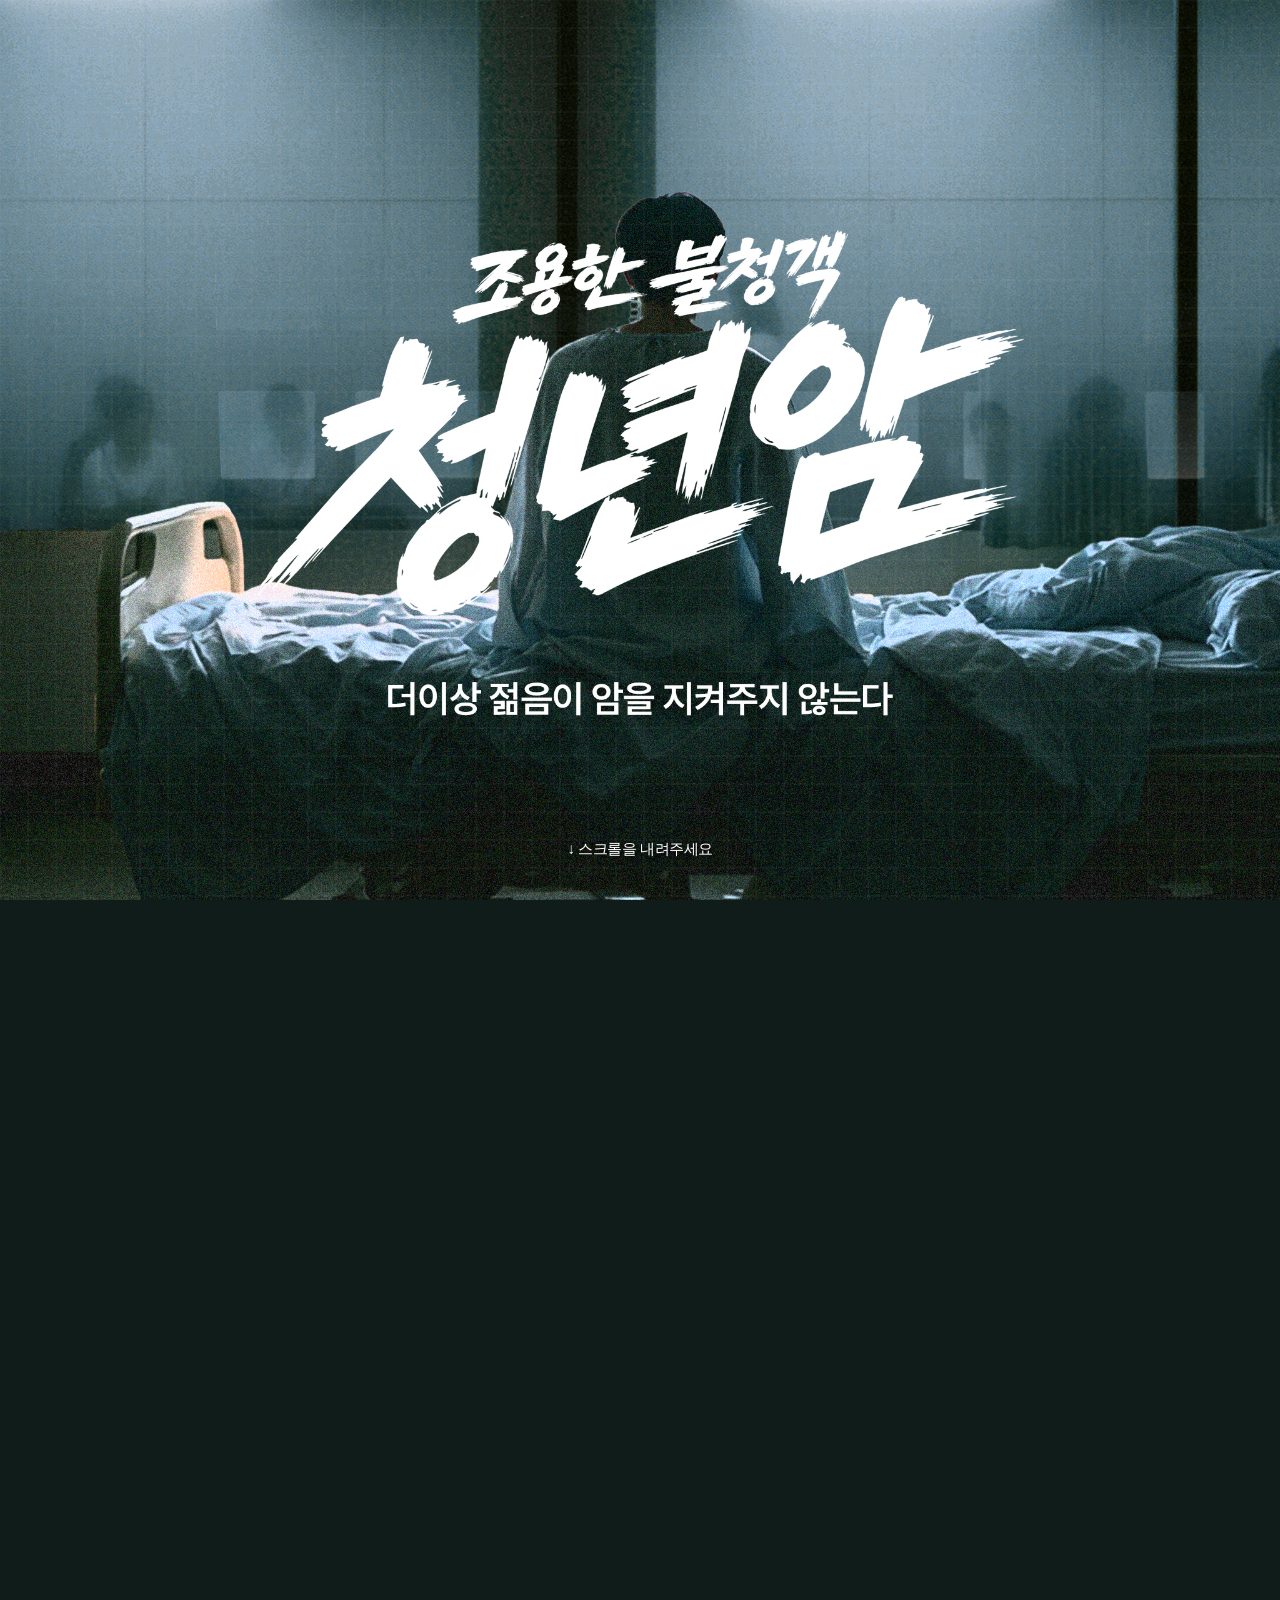
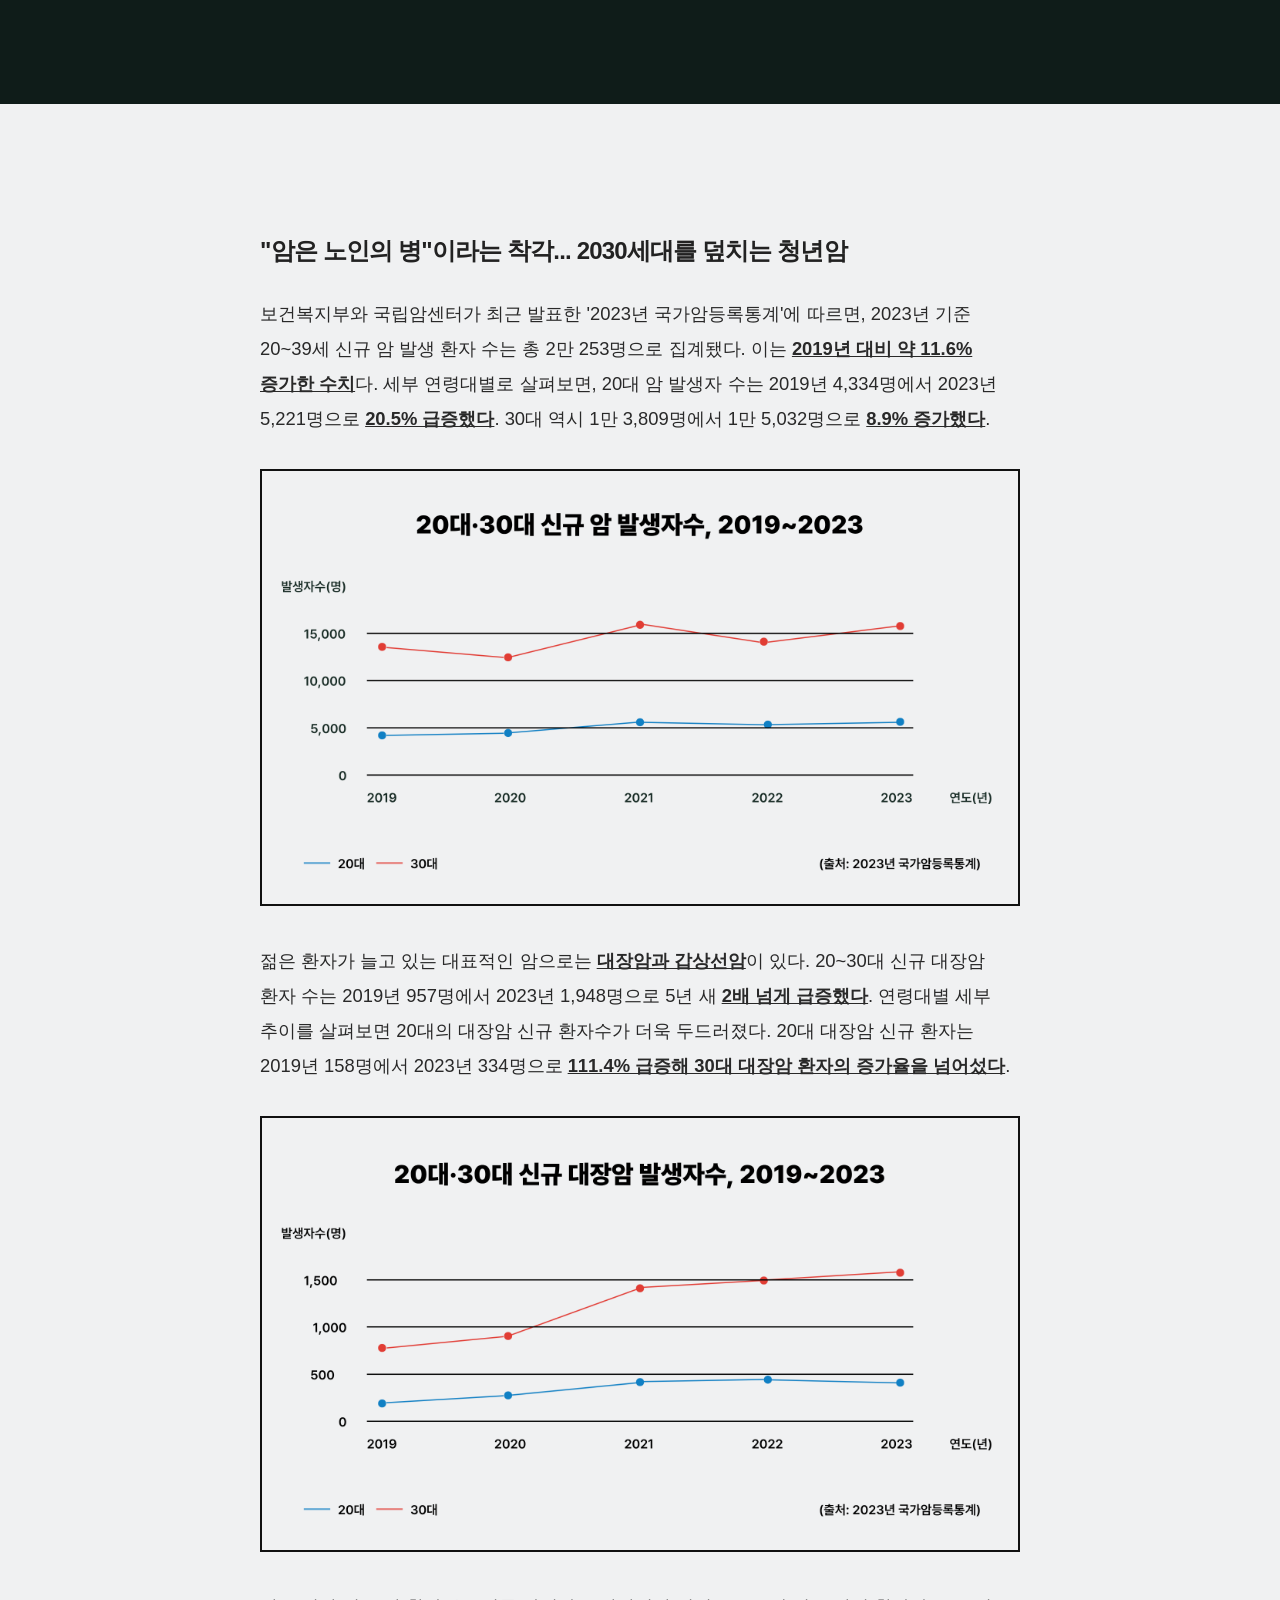
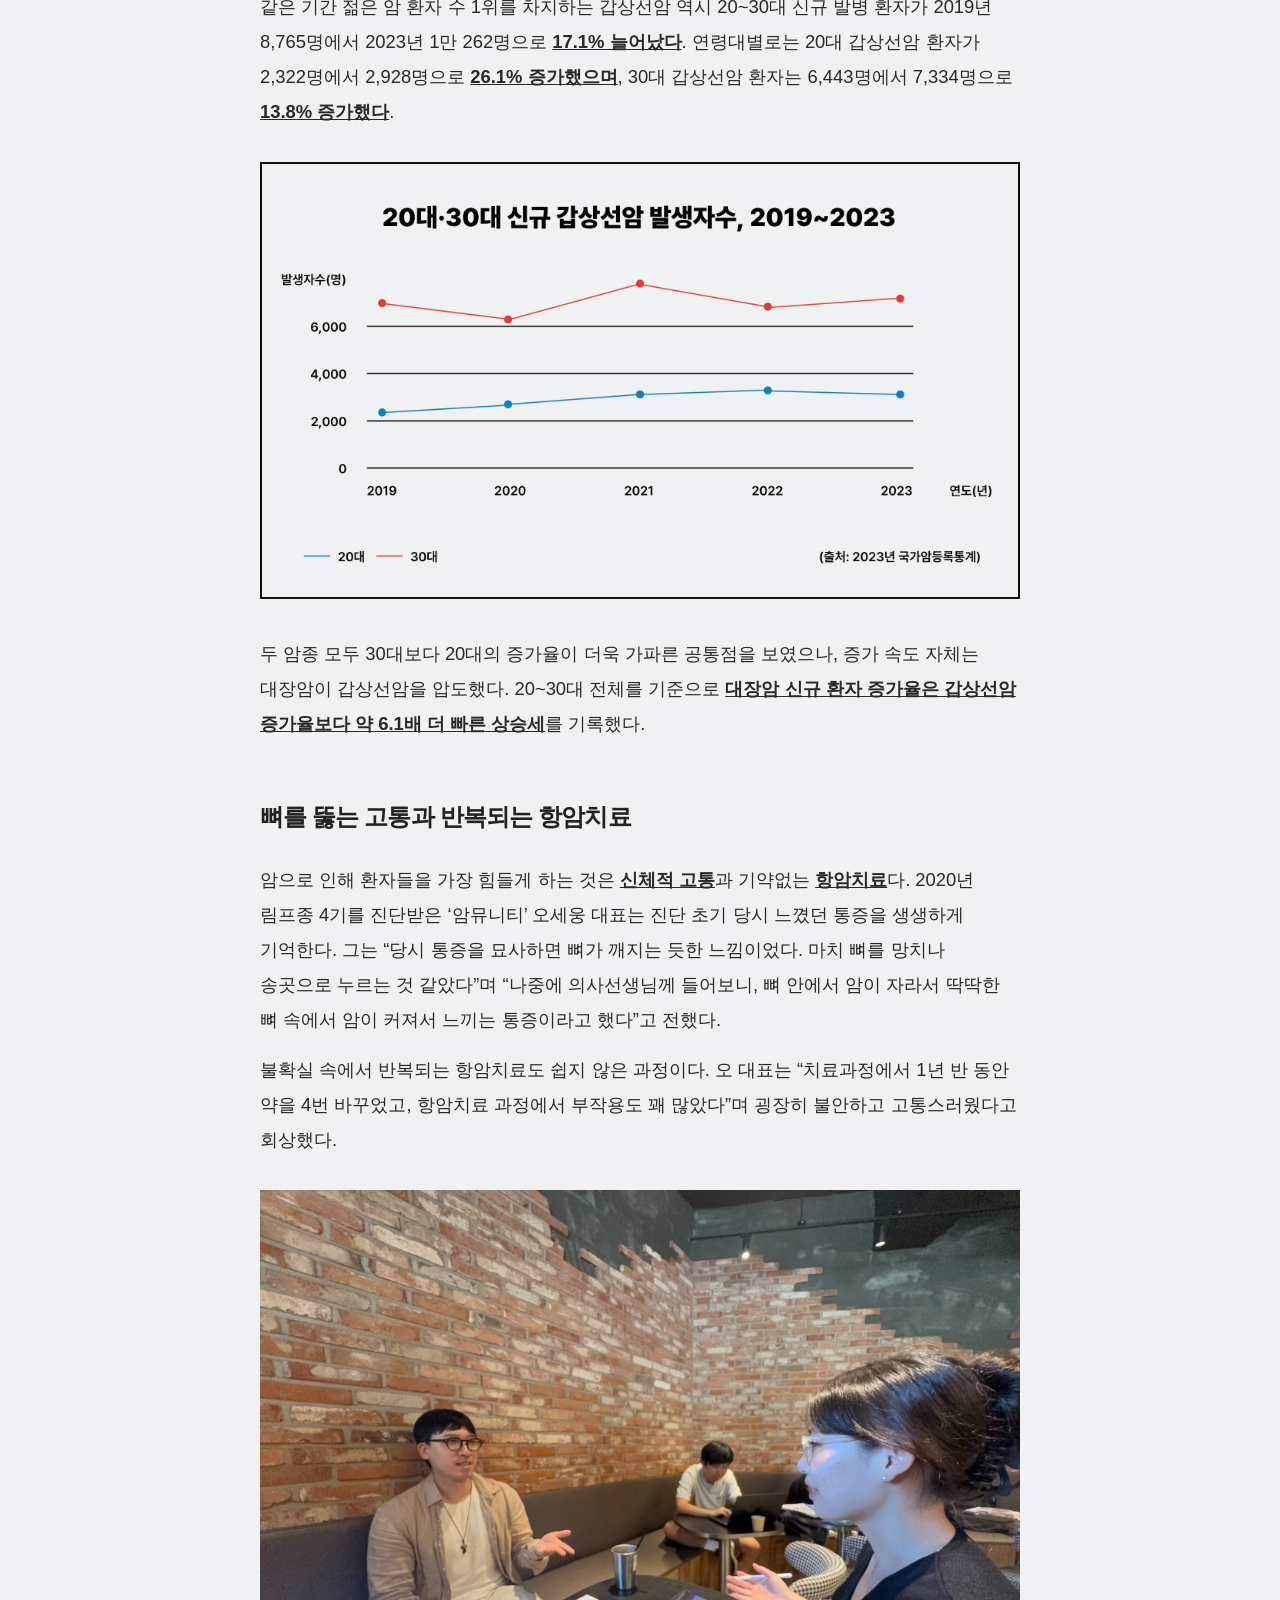
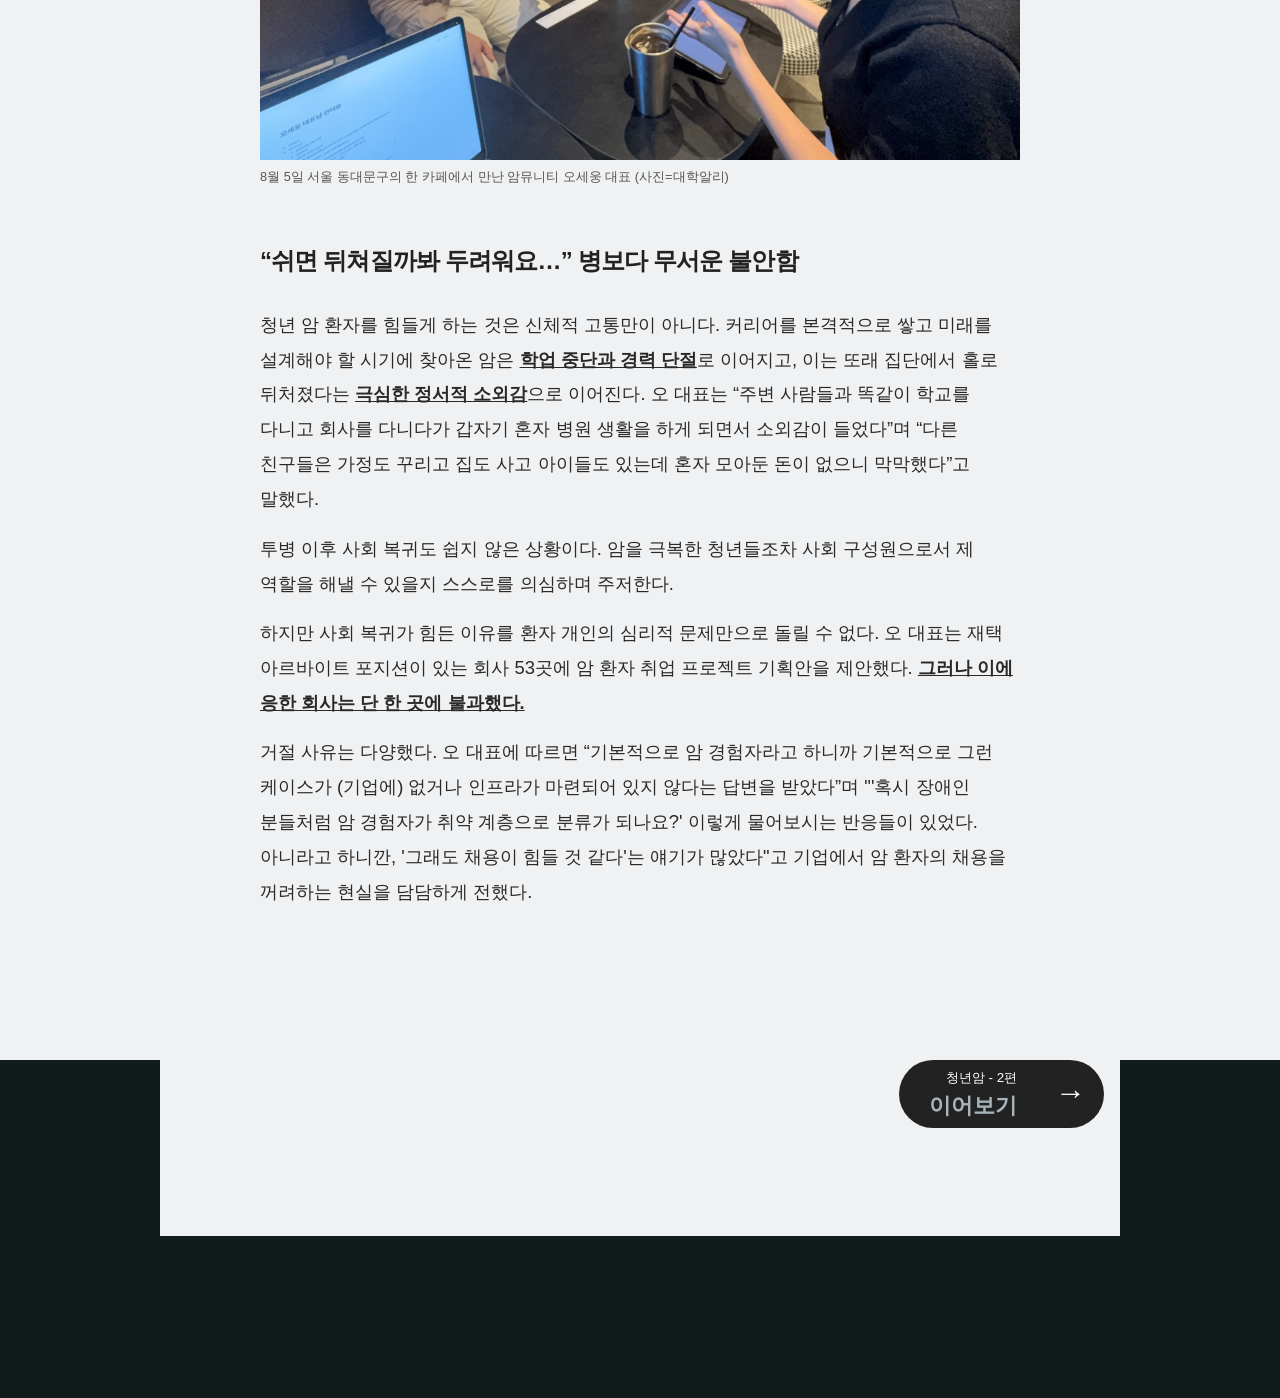
<file: index.html>
<!DOCTYPE html>
<html lang="ko">
<head>
  <meta charset="UTF-8" />
  <meta name="viewport" content="width=device-width, initial-scale=1.0" />
  <title>청년암 - 인터랙티브 기사</title>
  <link rel="stylesheet" href="./style.css" />
</head>
<body>
  <div class="bg-container">
    <img src="./cover.jpg" class="bg-layer bg-cover" id="bgCover" alt="표지 이미지" />
    <img src="./bg.jpg" class="bg-layer bg-main" id="bgMain" alt="본문 배경" />
    <canvas id="ecgCanvas"></canvas>
  </div>

  <main class="content-container">
    <section class="cover-section">
      <div class="scroll-arrow">↓ 스크롤을 내려주세요</div>
    </section>

    <section class="story-section" id="storySection"></section>

    <section class="spacer"></section>
  </main>

  <script src="./main.js"></script>
</body>
</html>
</file>
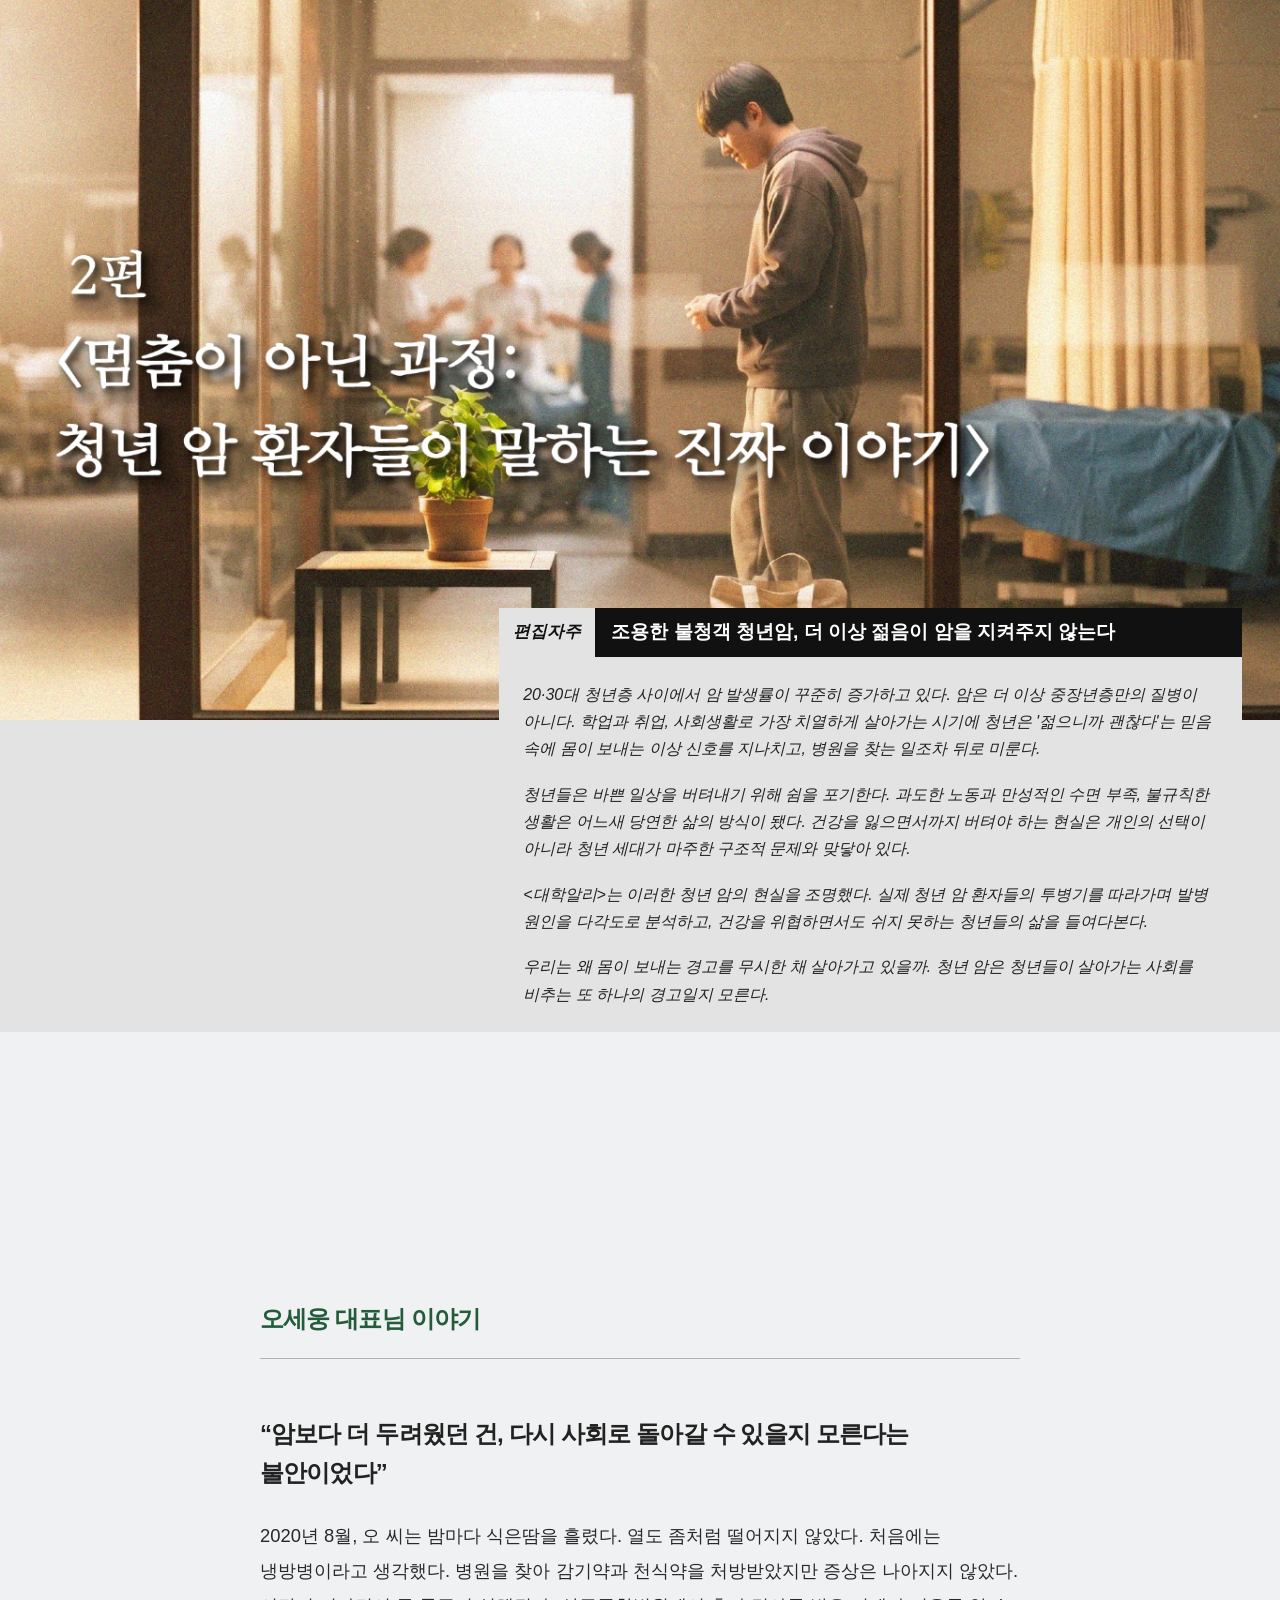
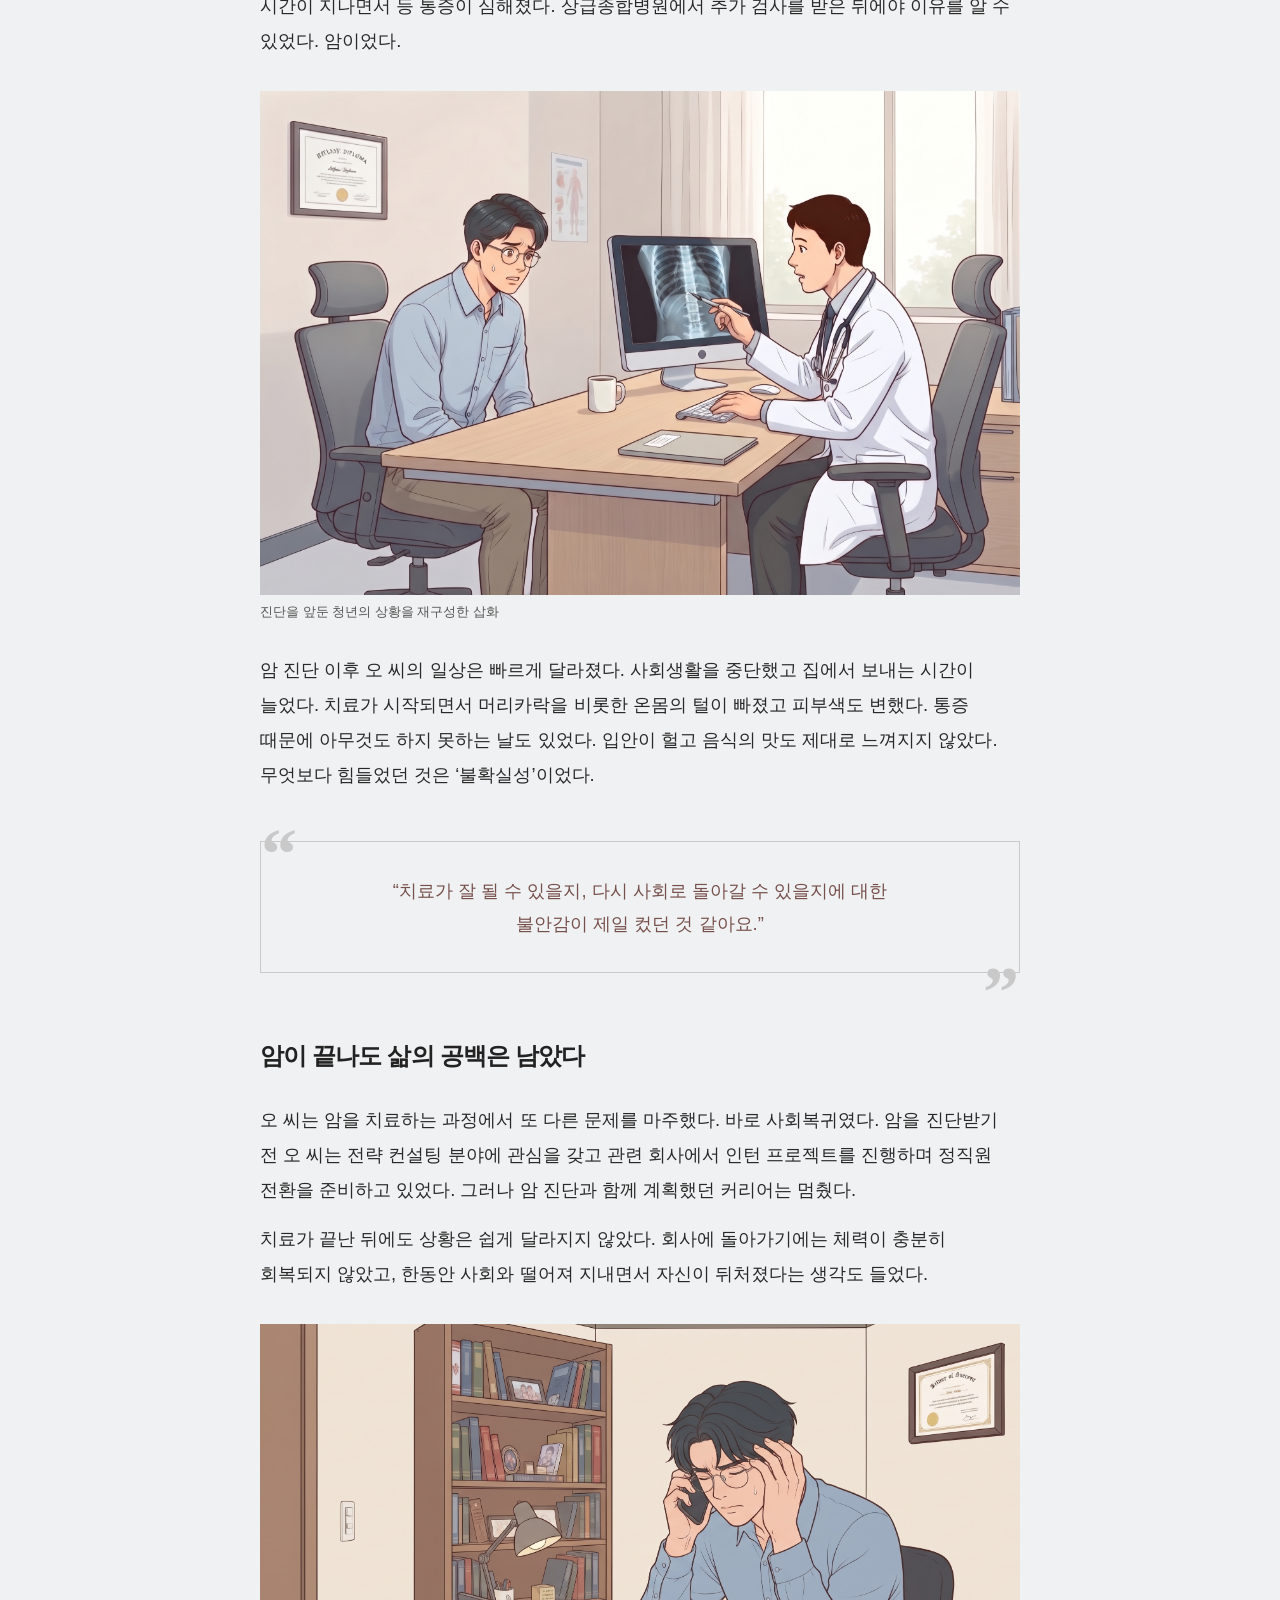
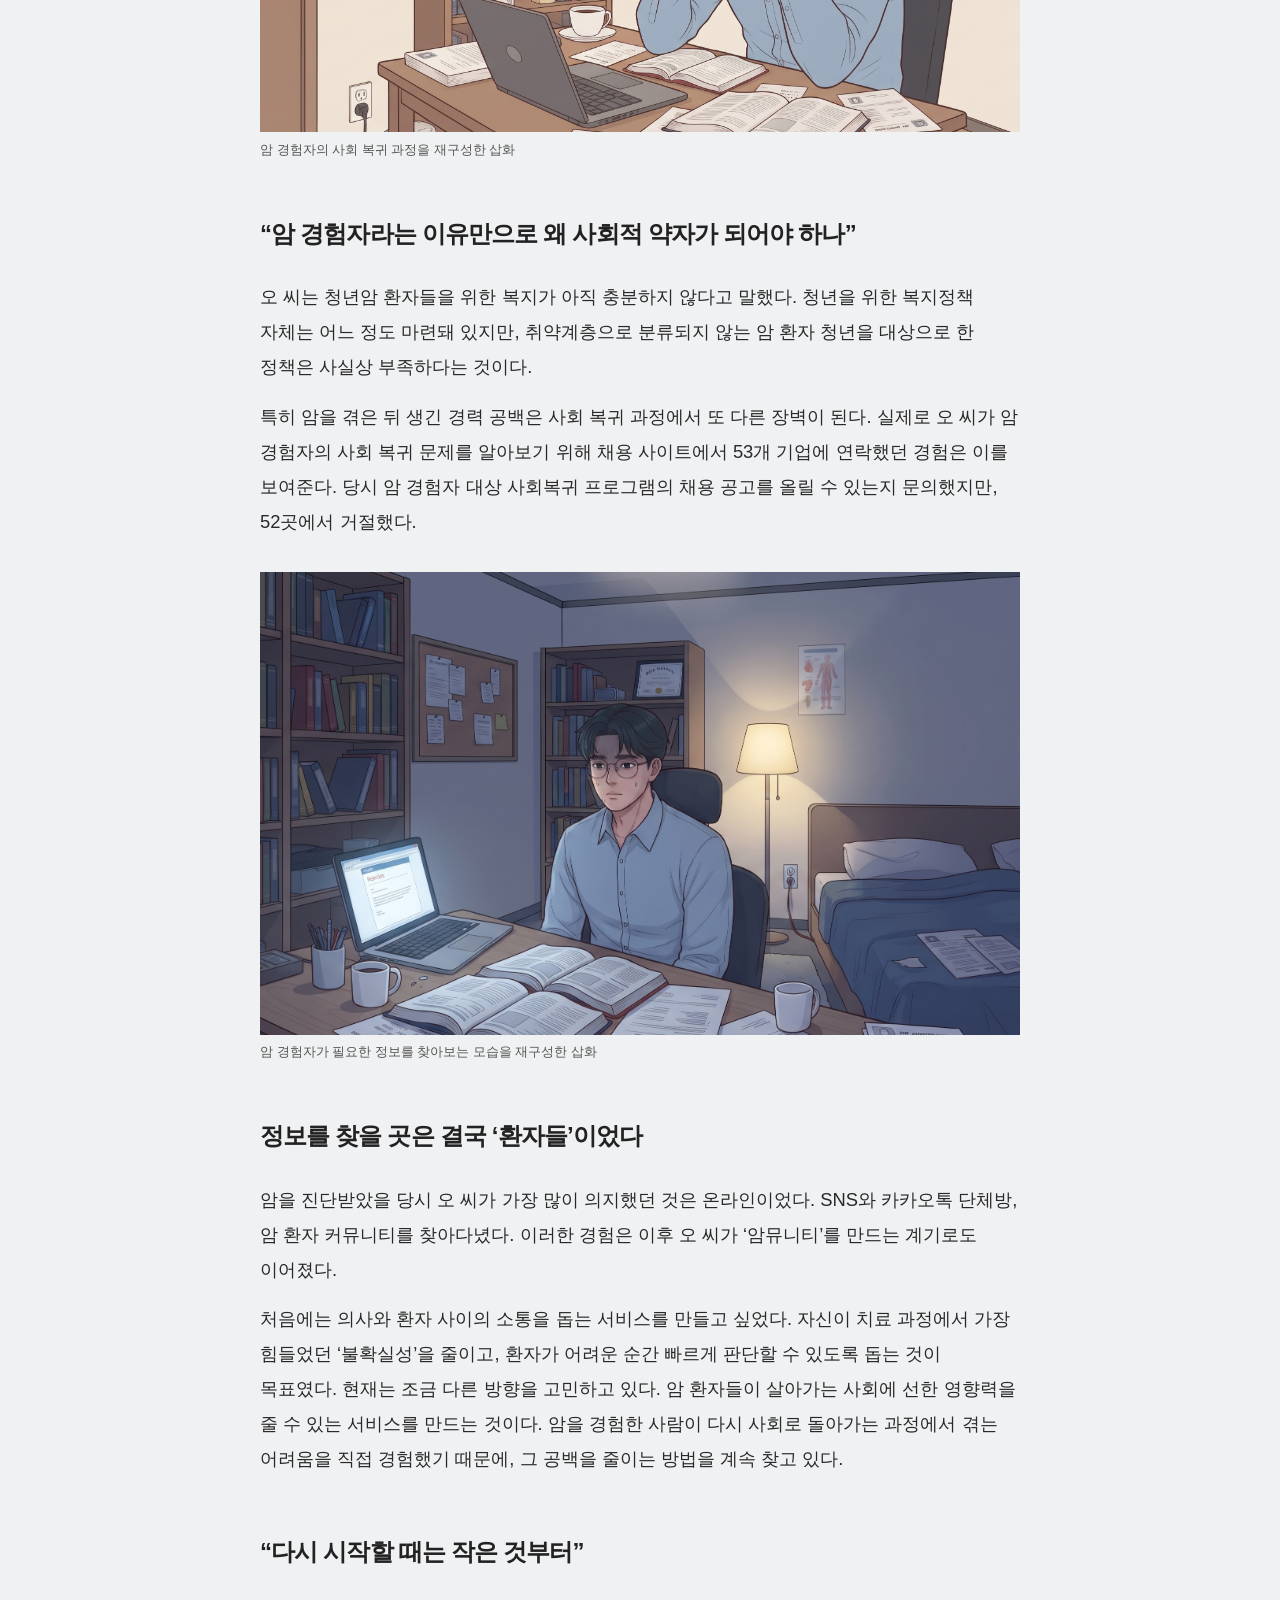
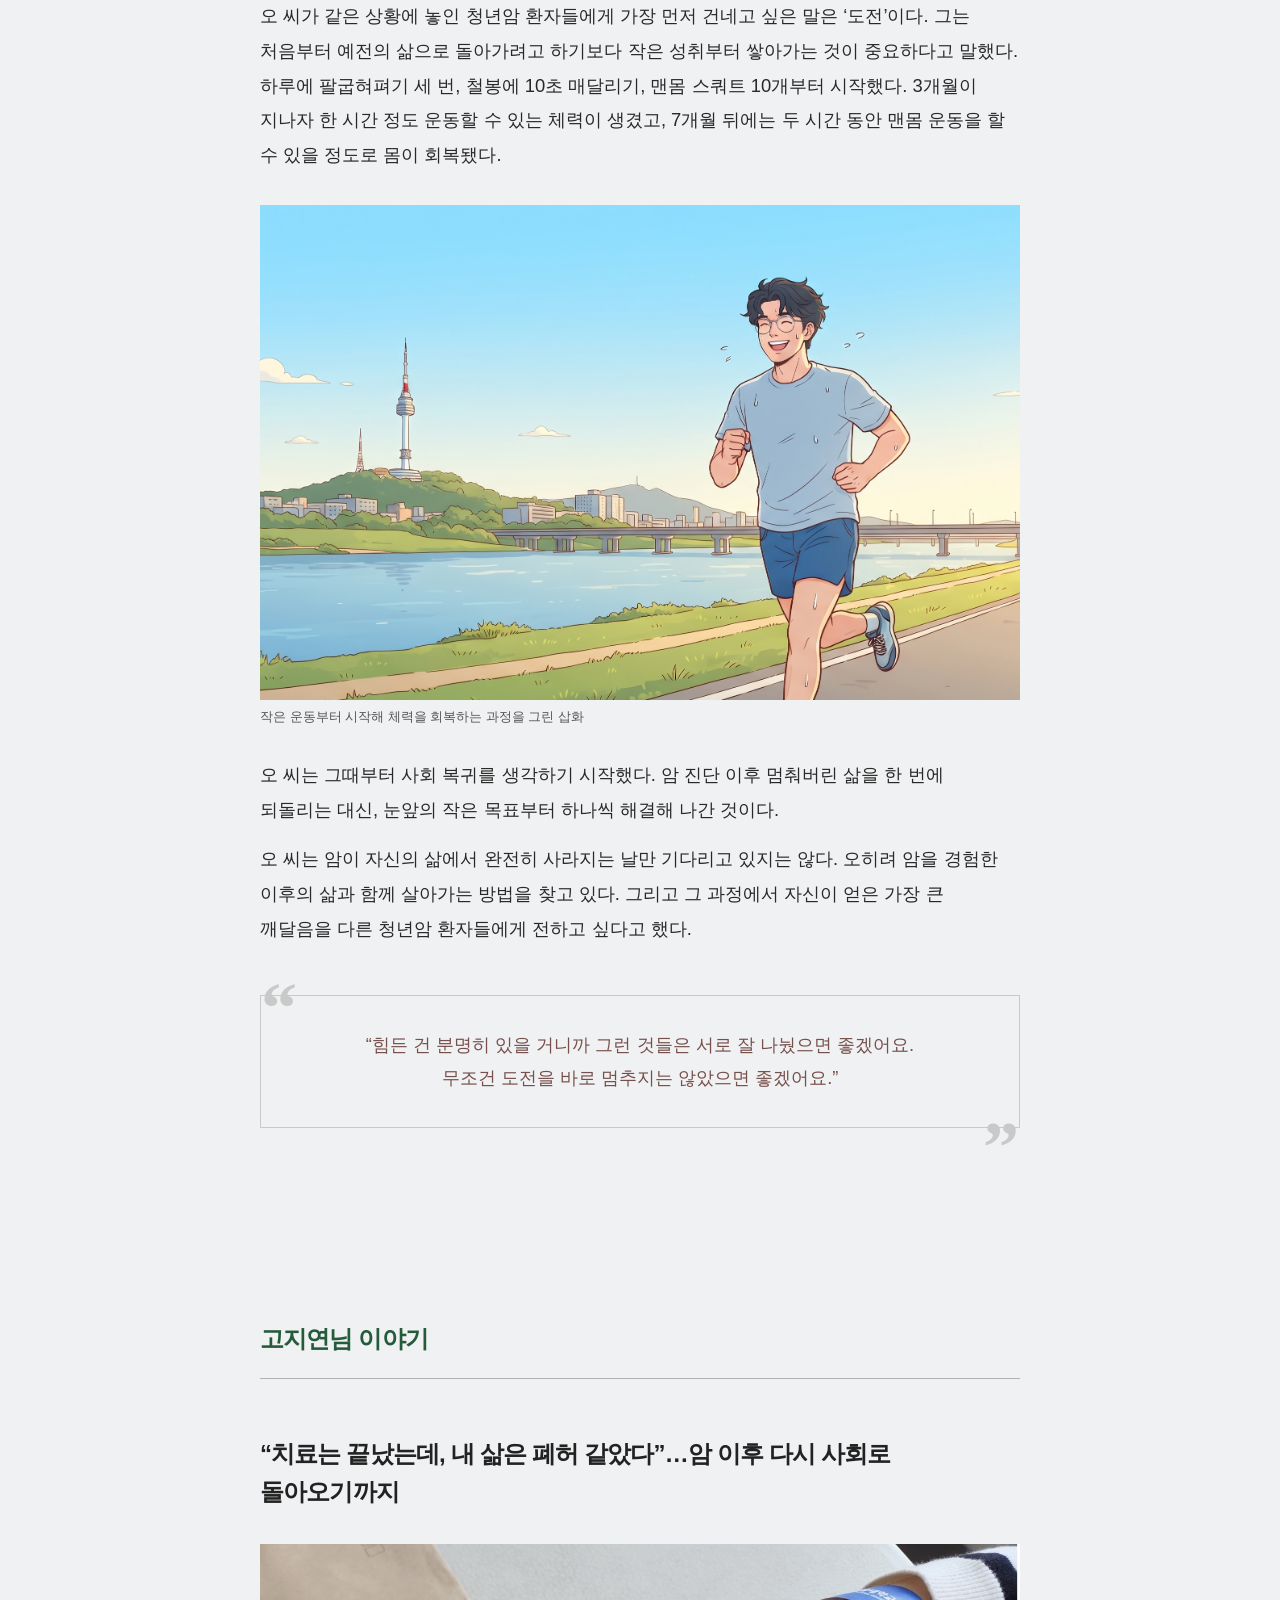
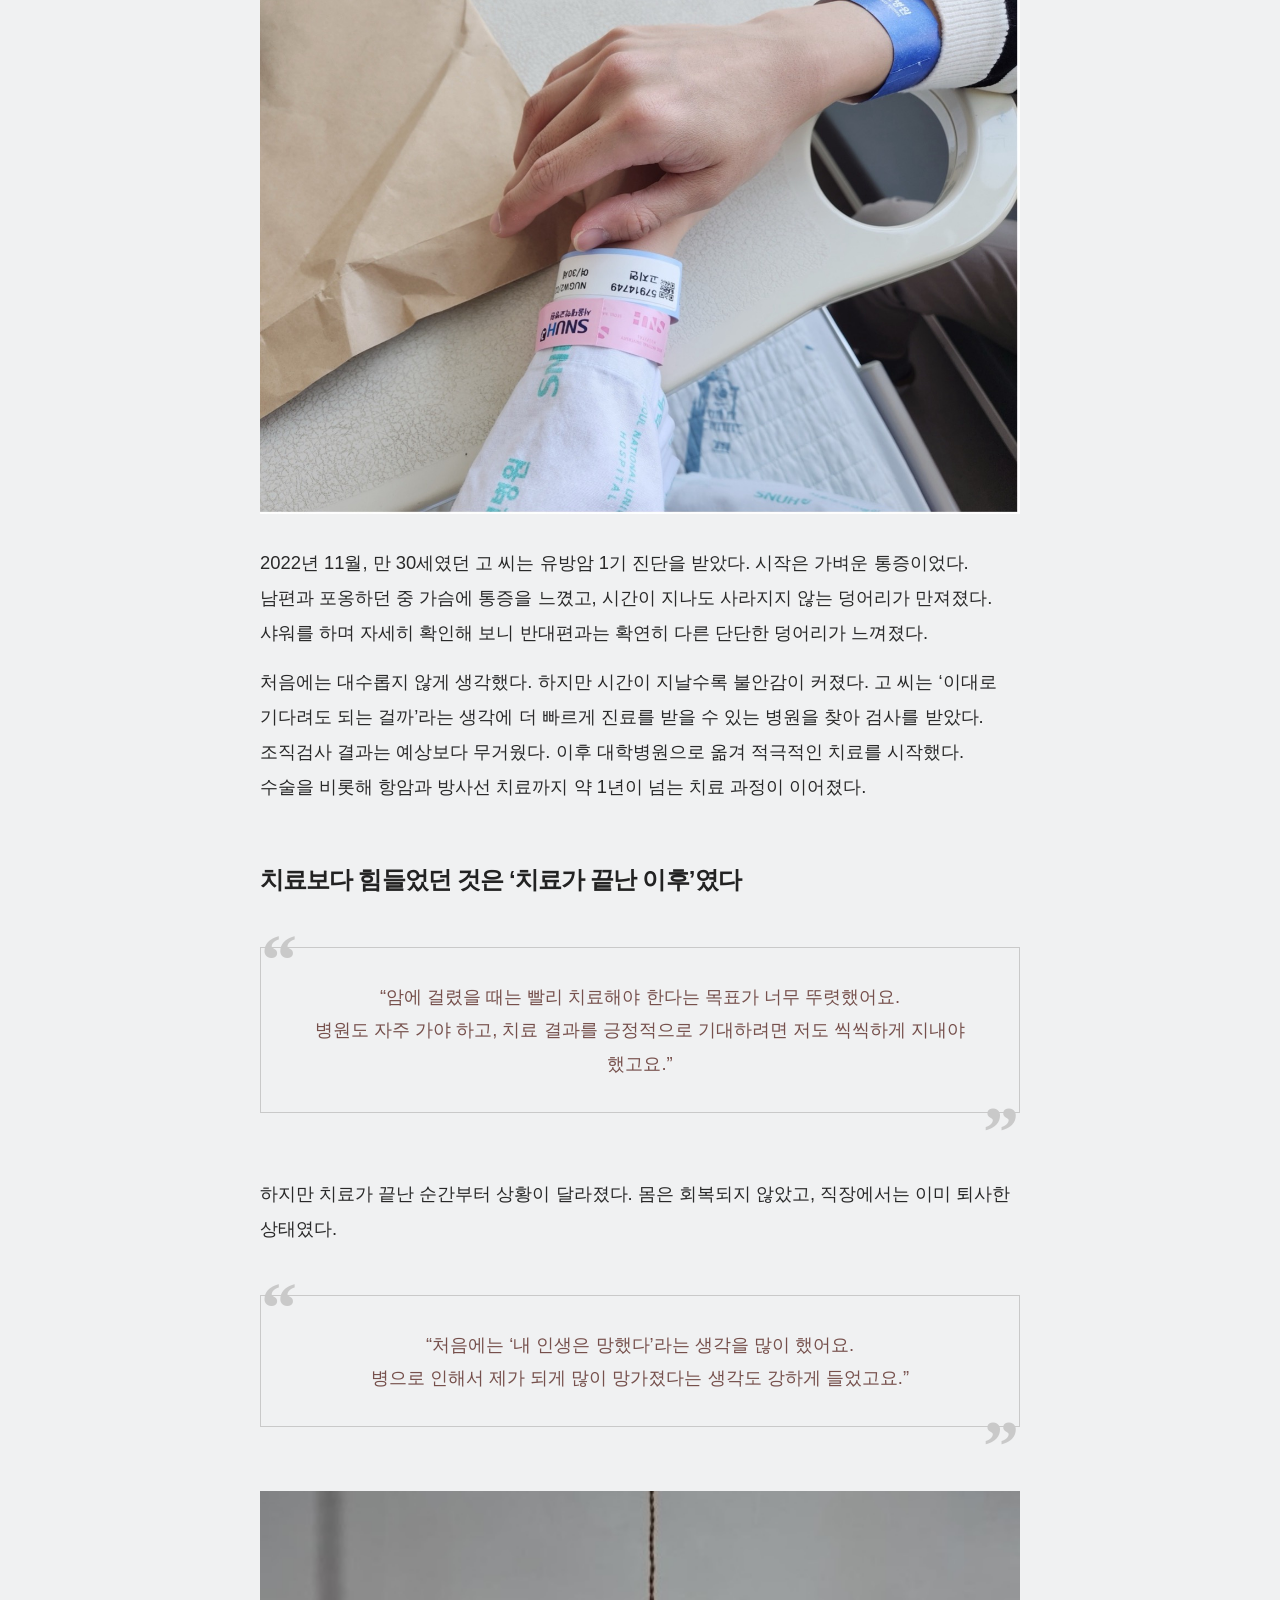
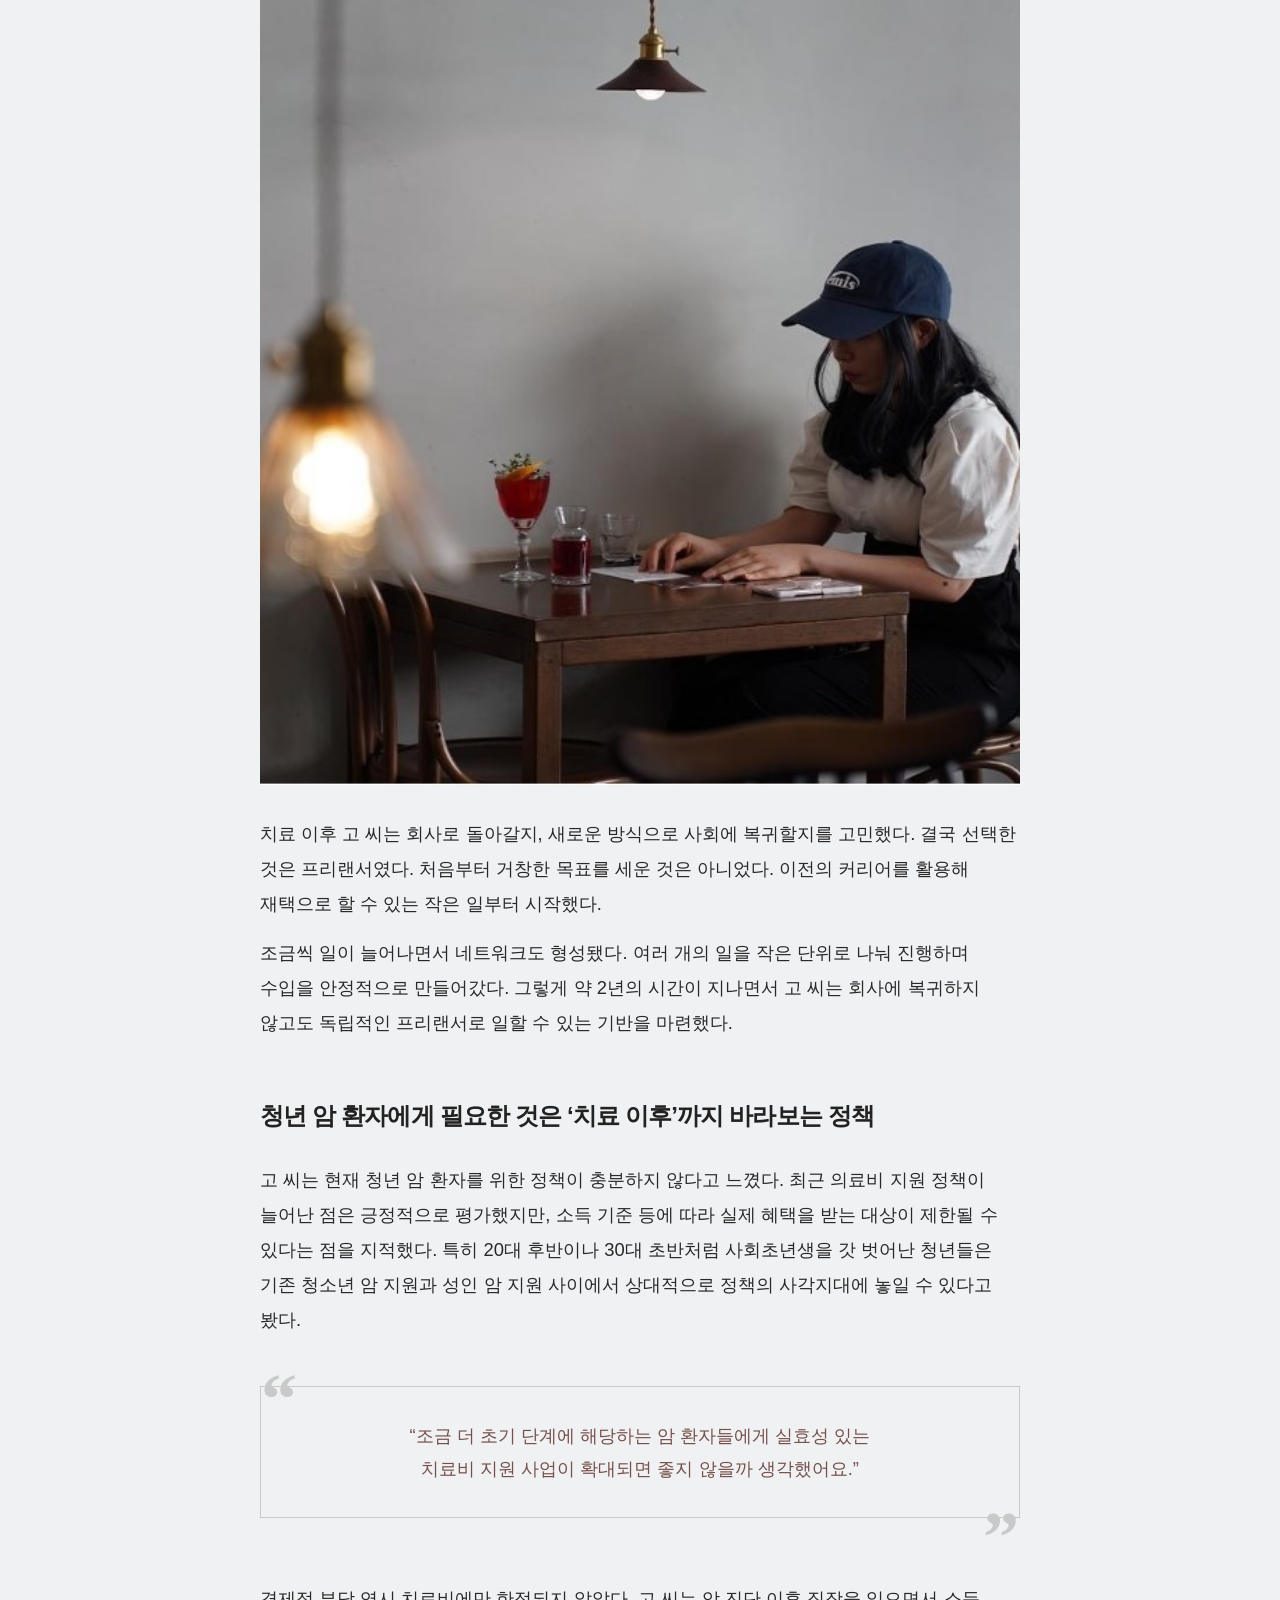
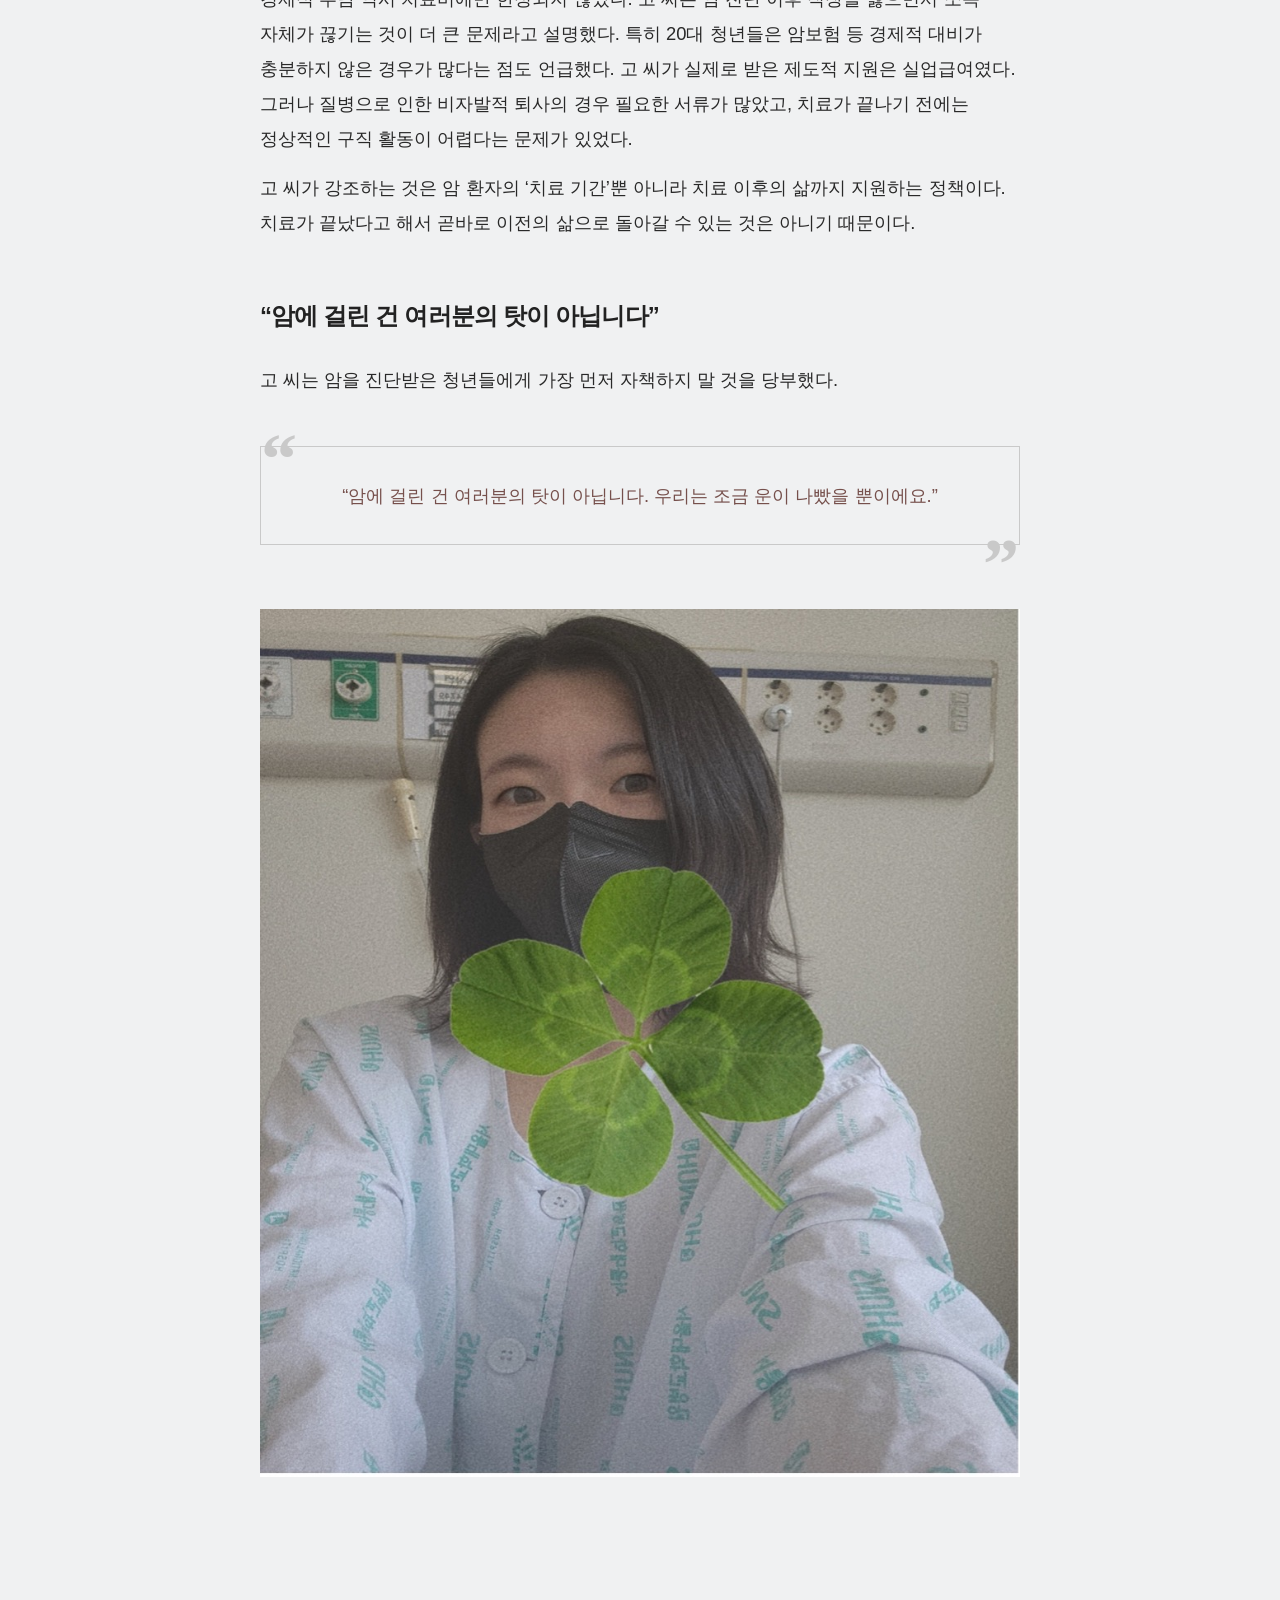
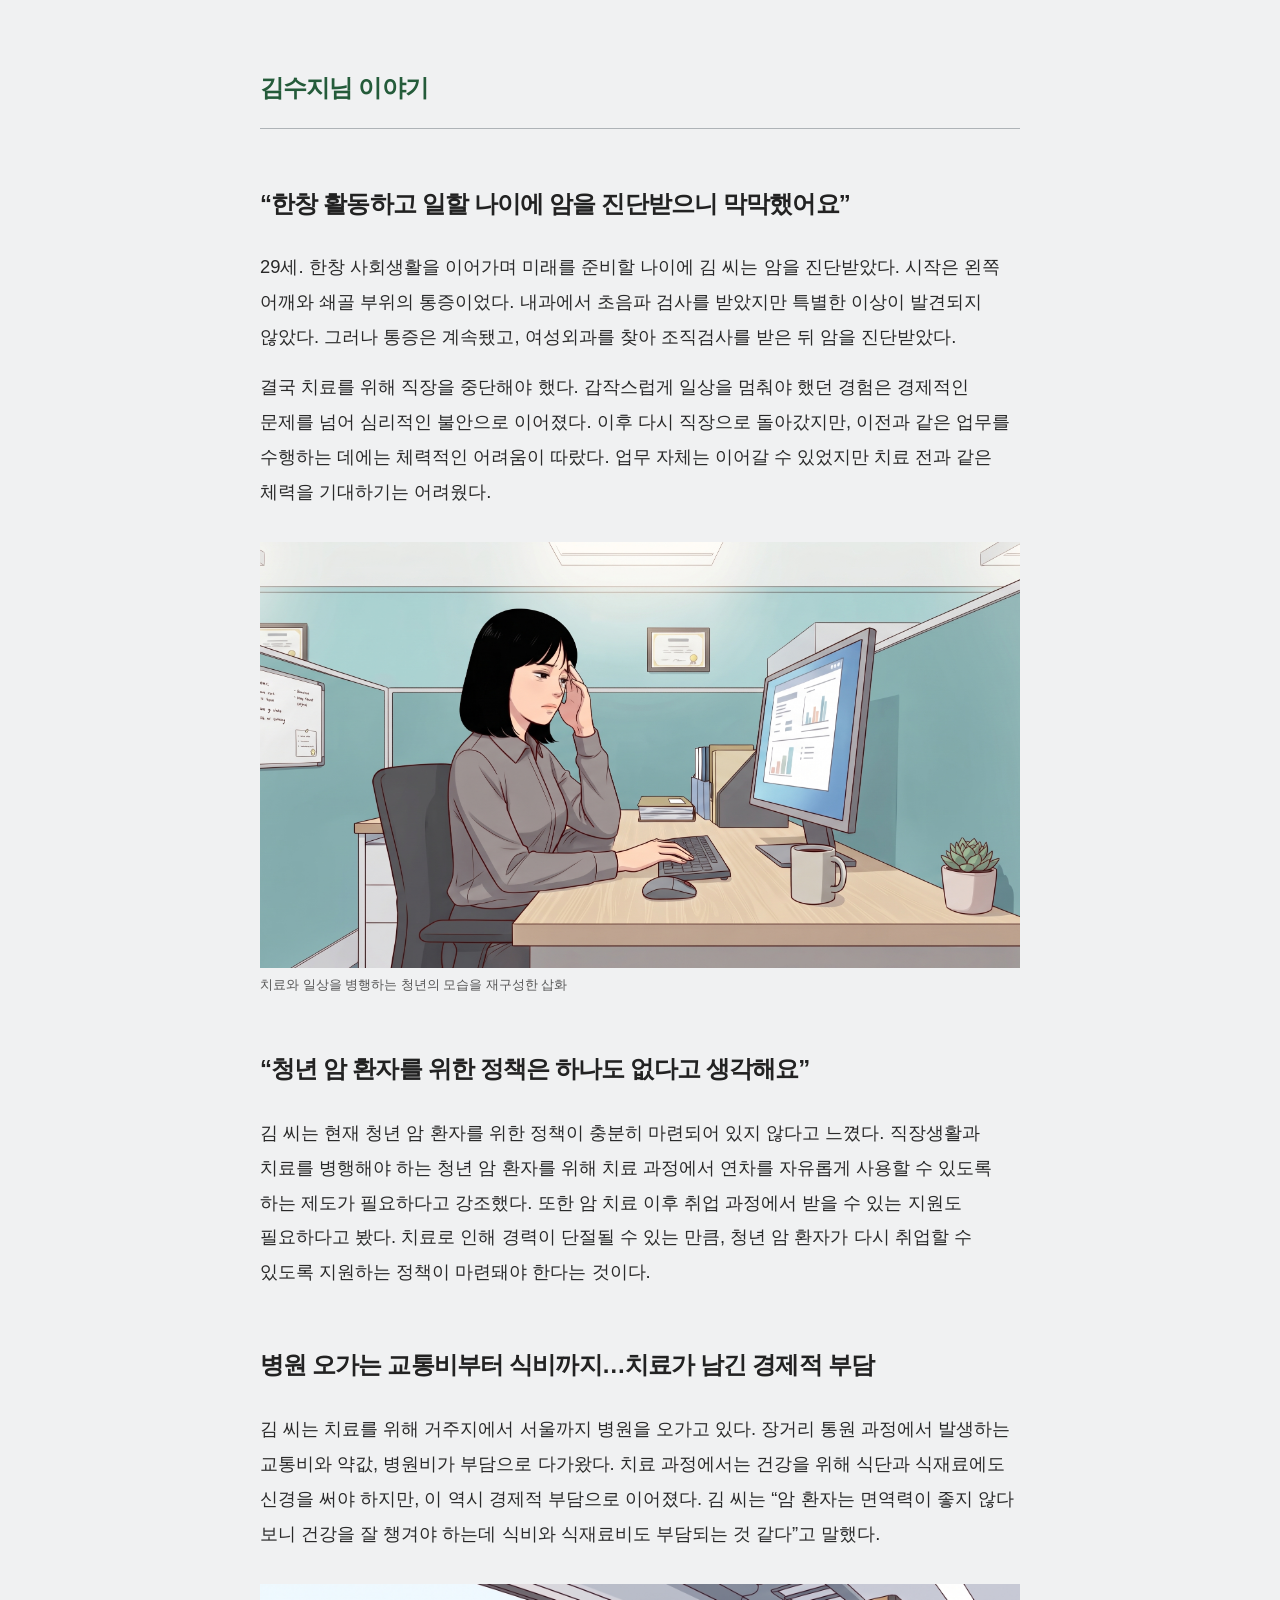
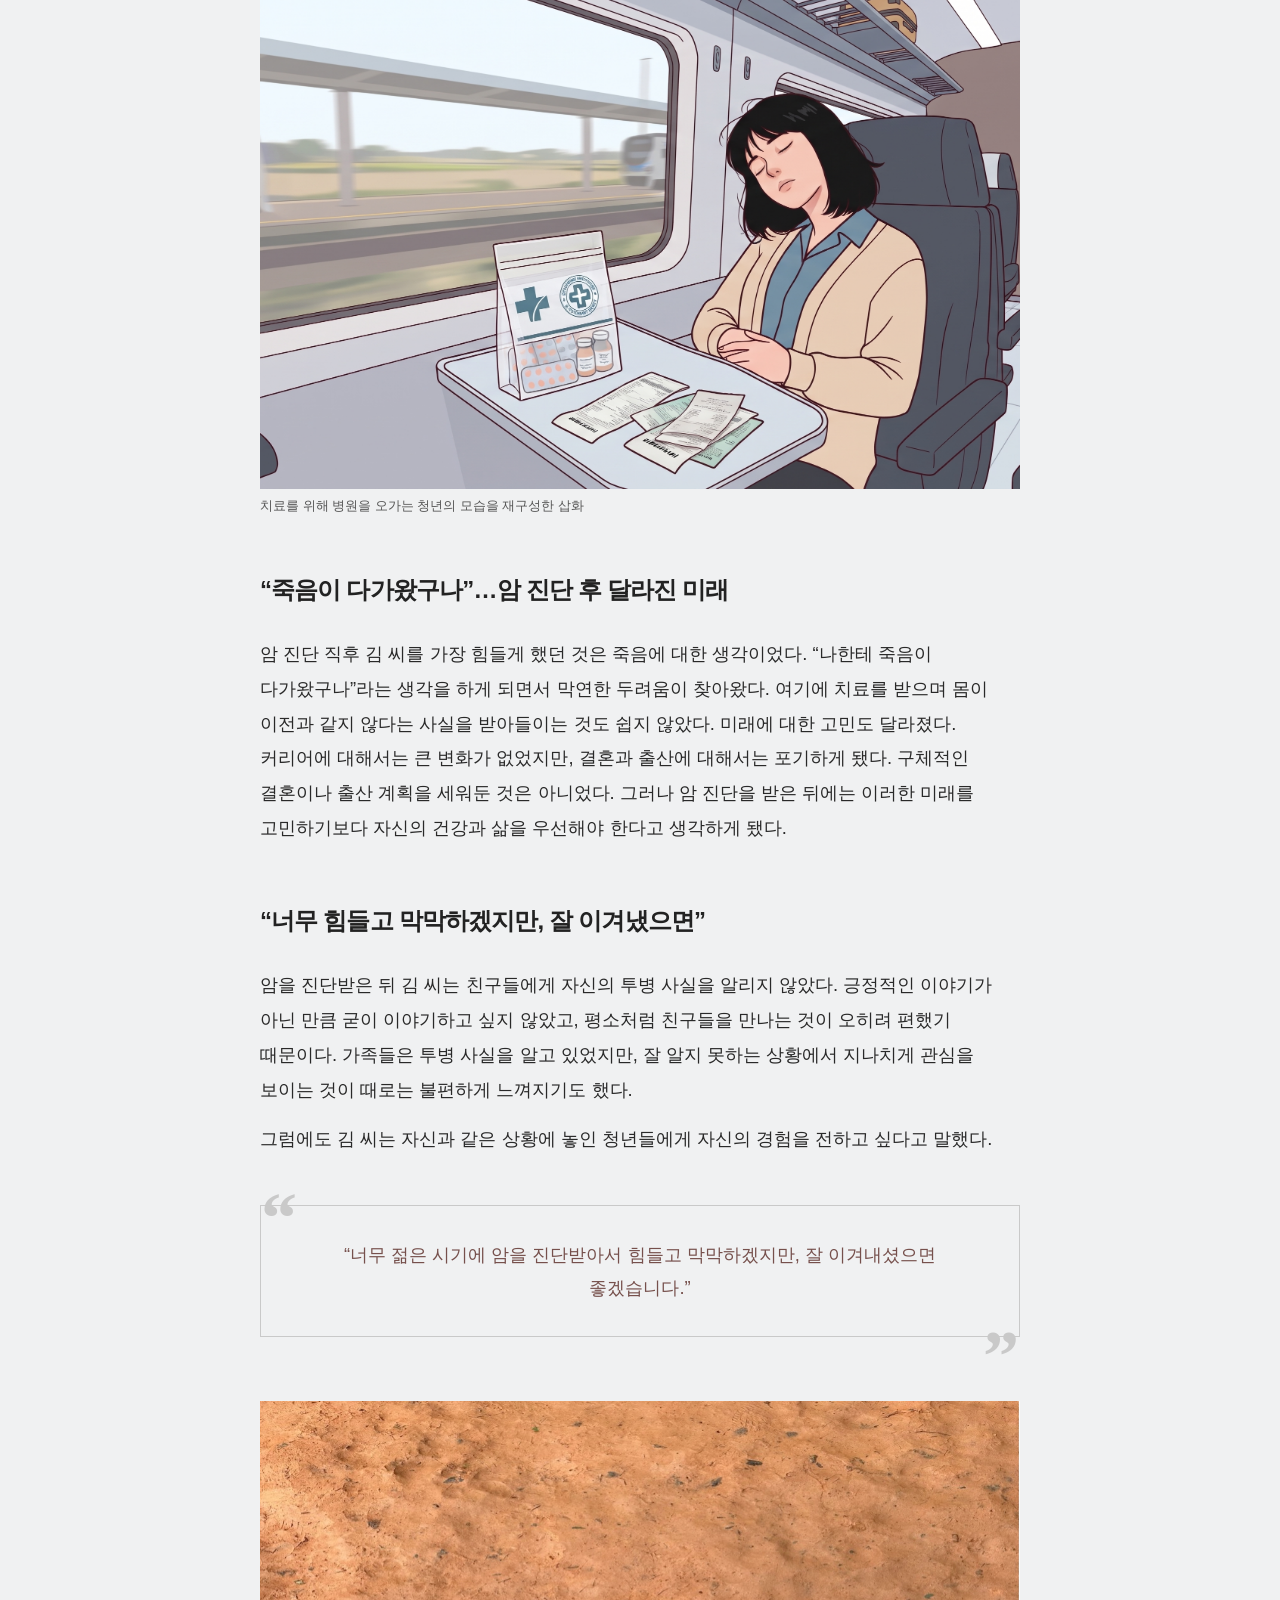
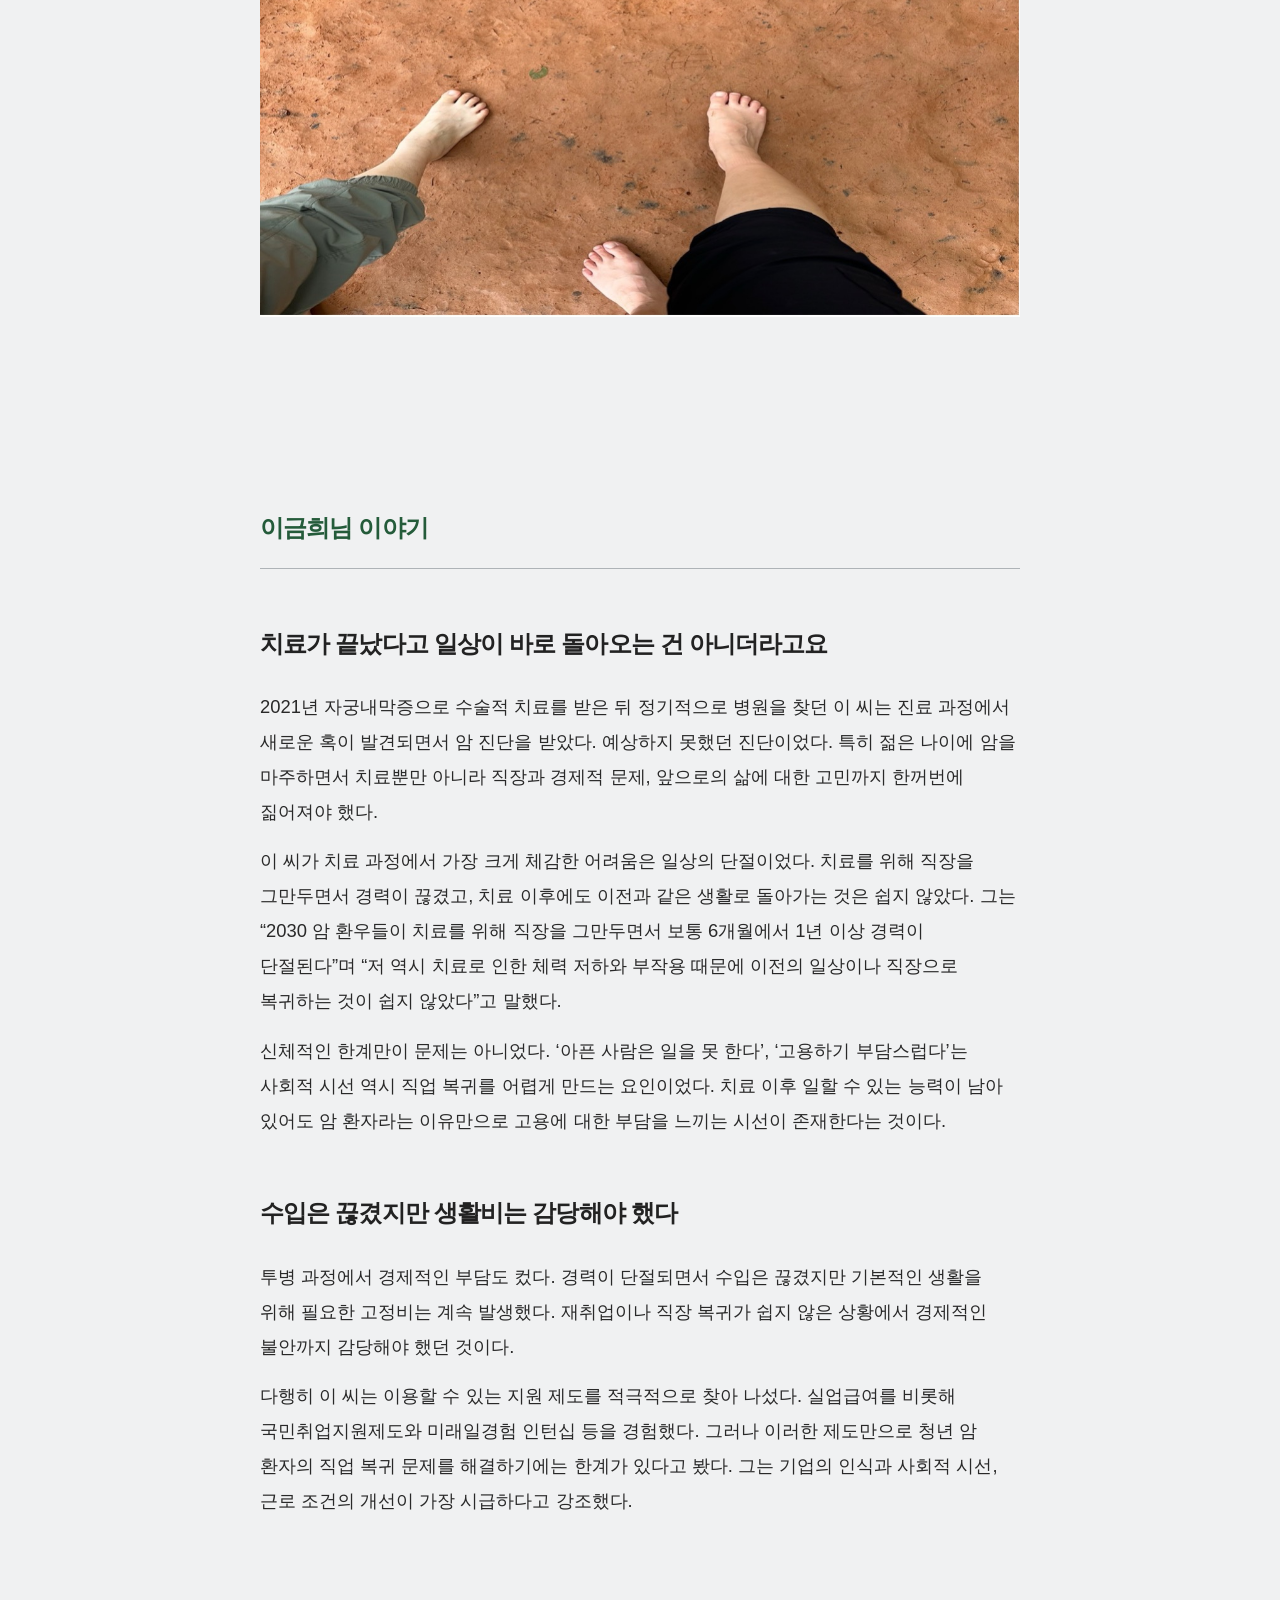
<file: article-2.html>
<!DOCTYPE html>
<html lang="ko">
<head>
  <meta charset="UTF-8" />
  <meta name="viewport" content="width=device-width, initial-scale=1.0" />
  <title>2편: 멈춤이 아닌 과정 - 청년 암 환자들이 말하는 진짜 이야기</title>
  <link rel="stylesheet" href="./style.css" />
  <script src="./article-2.js" defer></script>
</head>
<body class="article-page">
  <main class="article-page-main">
    <section class="daeji-section active">
      <img class="daeji-image" src="./article-2-cover.png" alt="2편 멈춤이 아닌 과정: 청년 암 환자들이 말하는 진짜 이야기 표지" />
      <aside class="editor-note active">
        <div class="editor-note-header">
          <span class="editor-note-label">편집자주</span>
          <strong class="editor-note-title">조용한 불청객 청년암, 더 이상 젊음이 암을 지켜주지 않는다</strong>
        </div>
        <div class="editor-note-body">
          <p>20·30대 청년층 사이에서 암 발생률이 꾸준히 증가하고 있다. 암은 더 이상 중장년층만의 질병이 아니다. 학업과 취업, 사회생활로 가장 치열하게 살아가는 시기에 청년은 '젊으니까 괜찮다'는 믿음 속에 몸이 보내는 이상 신호를 지나치고, 병원을 찾는 일조차 뒤로 미룬다.</p>
          <p>청년들은 바쁜 일상을 버텨내기 위해 쉼을 포기한다. 과도한 노동과 만성적인 수면 부족, 불규칙한 생활은 어느새 당연한 삶의 방식이 됐다. 건강을 잃으면서까지 버텨야 하는 현실은 개인의 선택이 아니라 청년 세대가 마주한 구조적 문제와 맞닿아 있다.</p>
          <p>&lt;대학알리&gt;는 이러한 청년 암의 현실을 조명했다. 실제 청년 암 환자들의 투병기를 따라가며 발병 원인을 다각도로 분석하고, 건강을 위협하면서도 쉬지 못하는 청년들의 삶을 들여다본다.</p>
          <p>우리는 왜 몸이 보내는 경고를 무시한 채 살아가고 있을까. 청년 암은 청년들이 살아가는 사회를 비추는 또 하나의 경고일지 모른다.</p>
        </div>
      </aside>
    </section>

    <div class="article-content">
      <nav class="article-story-nav" aria-label="인터뷰이 이야기 바로가기">
        <a class="article-story-tab is-active" href="#story-oh" aria-current="location">
          <img src="./article-2-story-1.png" alt="" aria-hidden="true" />
          <span>오세웅님의 이야기</span>
        </a>
        <a class="article-story-tab" href="#story-ko">
          <img src="./article-2-story-2.png" alt="" aria-hidden="true" />
          <span>고지연님의 이야기</span>
        </a>
        <a class="article-story-tab" href="#story-kim">
          <img src="./article-2-story-3.png" alt="" aria-hidden="true" />
          <span>김수지님의 이야기</span>
        </a>
        <a class="article-story-tab" href="#story-lee">
          <img src="./article-2-story-4.png" alt="" aria-hidden="true" />
          <span>이금희님의 이야기</span>
        </a>
      </nav>
      <h2 class="article-heading article-story-start" id="story-oh">
        <span>오세웅 대표님 이야기</span>
      </h2>
      <h2 class="article-heading">“암보다 더 두려웠던 건, 다시 사회로 돌아갈 수 있을지 모른다는 불안이었다”</h2>
      <article class="article-block">
        <p>2020년 8월, 오 씨는 밤마다 식은땀을 흘렸다. 열도 좀처럼 떨어지지 않았다. 처음에는 냉방병이라고 생각했다. 병원을 찾아 감기약과 천식약을 처방받았지만 증상은 나아지지 않았다. 시간이 지나면서 등 통증이 심해졌다. 상급종합병원에서 추가 검사를 받은 뒤에야 이유를 알 수 있었다. 암이었다.</p>
      </article>
      <figure class="article-photo">
        <img src="./article-2-oh-diagnosis.png" alt="의사와 상담하며 검사 결과를 확인하는 청년의 삽화" loading="lazy" />
        <figcaption>진단을 앞둔 청년의 상황을 재구성한 삽화</figcaption>
      </figure>
      <article class="article-block">
        <p>암 진단 이후 오 씨의 일상은 빠르게 달라졌다. 사회생활을 중단했고 집에서 보내는 시간이 늘었다. 치료가 시작되면서 머리카락을 비롯한 온몸의 털이 빠졌고 피부색도 변했다. 통증 때문에 아무것도 하지 못하는 날도 있었다. 입안이 헐고 음식의 맛도 제대로 느껴지지 않았다. 무엇보다 힘들었던 것은 ‘불확실성’이었다.</p>
      </article>
      <blockquote class="article-quote">“치료가 잘 될 수 있을지, 다시 사회로 돌아갈 수 있을지에 대한<br />불안감이 제일 컸던 것 같아요.”</blockquote>

      <h2 class="article-heading">암이 끝나도 삶의 공백은 남았다</h2>
      <article class="article-block">
        <p>오 씨는 암을 치료하는 과정에서 또 다른 문제를 마주했다. 바로 사회복귀였다. 암을 진단받기 전 오 씨는 전략 컨설팅 분야에 관심을 갖고 관련 회사에서 인턴 프로젝트를 진행하며 정직원 전환을 준비하고 있었다. 그러나 암 진단과 함께 계획했던 커리어는 멈췄다.</p>
      </article>
      <article class="article-block">
        <p>치료가 끝난 뒤에도 상황은 쉽게 달라지지 않았다. 회사에 돌아가기에는 체력이 충분히 회복되지 않았고, 한동안 사회와 떨어져 지내면서 자신이 뒤처졌다는 생각도 들었다.</p>
      </article>
      <figure class="article-photo">
        <img src="./article-2-oh-return.png" alt="사회 복귀를 위해 연락을 이어가며 고민하는 청년의 삽화" loading="lazy" />
        <figcaption>암 경험자의 사회 복귀 과정을 재구성한 삽화</figcaption>
      </figure>
      <h2 class="article-heading">“암 경험자라는 이유만으로 왜 사회적 약자가 되어야 하나”</h2>
      <article class="article-block">
        <p>오 씨는 청년암 환자들을 위한 복지가 아직 충분하지 않다고 말했다. 청년을 위한 복지정책 자체는 어느 정도 마련돼 있지만, 취약계층으로 분류되지 않는 암 환자 청년을 대상으로 한 정책은 사실상 부족하다는 것이다.</p>
      </article>
      <article class="article-block">
        <p>특히 암을 겪은 뒤 생긴 경력 공백은 사회 복귀 과정에서 또 다른 장벽이 된다. 실제로 오 씨가 암 경험자의 사회 복귀 문제를 알아보기 위해 채용 사이트에서 53개 기업에 연락했던 경험은 이를 보여준다. 당시 암 경험자 대상 사회복귀 프로그램의 채용 공고를 올릴 수 있는지 문의했지만, 52곳에서 거절했다.</p>
      </article>
      <figure class="article-photo">
        <img src="./article-2-oh-recovery.png" alt="책상에서 노트북으로 정보를 찾는 청년의 삽화" loading="lazy" />
        <figcaption>암 경험자가 필요한 정보를 찾아보는 모습을 재구성한 삽화</figcaption>
      </figure>
      <h2 class="article-heading">정보를 찾을 곳은 결국 ‘환자들’이었다</h2>
      <article class="article-block">
        <p>암을 진단받았을 당시 오 씨가 가장 많이 의지했던 것은 온라인이었다. SNS와 카카오톡 단체방, 암 환자 커뮤니티를 찾아다녔다. 이러한 경험은 이후 오 씨가 ‘암뮤니티’를 만드는 계기로도 이어졌다.</p>
      </article>
      <article class="article-block">
        <p>처음에는 의사와 환자 사이의 소통을 돕는 서비스를 만들고 싶었다. 자신이 치료 과정에서 가장 힘들었던 ‘불확실성’을 줄이고, 환자가 어려운 순간 빠르게 판단할 수 있도록 돕는 것이 목표였다. 현재는 조금 다른 방향을 고민하고 있다. 암 환자들이 살아가는 사회에 선한 영향력을 줄 수 있는 서비스를 만드는 것이다. 암을 경험한 사람이 다시 사회로 돌아가는 과정에서 겪는 어려움을 직접 경험했기 때문에, 그 공백을 줄이는 방법을 계속 찾고 있다.</p>
      </article>
      <h2 class="article-heading">“다시 시작할 때는 작은 것부터”</h2>
      <article class="article-block">
        <p>오 씨가 같은 상황에 놓인 청년암 환자들에게 가장 먼저 건네고 싶은 말은 ‘도전’이다. 그는 처음부터 예전의 삶으로 돌아가려고 하기보다 작은 성취부터 쌓아가는 것이 중요하다고 말했다. 하루에 팔굽혀펴기 세 번, 철봉에 10초 매달리기, 맨몸 스쿼트 10개부터 시작했다. 3개월이 지나자 한 시간 정도 운동할 수 있는 체력이 생겼고, 7개월 뒤에는 두 시간 동안 맨몸 운동을 할 수 있을 정도로 몸이 회복됐다.</p>
      </article>
      <figure class="article-photo">
        <img src="./article-2-oh-exercise.png" alt="한강변에서 달리며 운동하는 청년의 삽화" loading="lazy" />
        <figcaption>작은 운동부터 시작해 체력을 회복하는 과정을 그린 삽화</figcaption>
      </figure>
      <article class="article-block">
        <p>오 씨는 그때부터 사회 복귀를 생각하기 시작했다. 암 진단 이후 멈춰버린 삶을 한 번에 되돌리는 대신, 눈앞의 작은 목표부터 하나씩 해결해 나간 것이다.</p>
      </article>
      <article class="article-block">
        <p>오 씨는 암이 자신의 삶에서 완전히 사라지는 날만 기다리고 있지는 않다. 오히려 암을 경험한 이후의 삶과 함께 살아가는 방법을 찾고 있다. 그리고 그 과정에서 자신이 얻은 가장 큰 깨달음을 다른 청년암 환자들에게 전하고 싶다고 했다.</p>
      </article>
      <blockquote class="article-quote">“힘든 건 분명히 있을 거니까 그런 것들은 서로 잘 나눴으면 좋겠어요.<br />무조건 도전을 바로 멈추지는 않았으면 좋겠어요.”</blockquote>

      <h2 class="article-heading article-story-start" id="story-ko">
        <span>고지연님 이야기</span>
      </h2>
      <h2 class="article-heading">“치료는 끝났는데, 내 삶은 폐허 같았다”…암 이후 다시 사회로 돌아오기까지</h2>
      <figure class="article-photo">
        <img src="./article-2-photo-1.jpg" alt="병원 환자복과 팔찌를 착용한 손" loading="lazy" />
      </figure>
      <article class="article-block">
        <p>2022년 11월, 만 30세였던 고 씨는 유방암 1기 진단을 받았다. 시작은 가벼운 통증이었다. 남편과 포옹하던 중 가슴에 통증을 느꼈고, 시간이 지나도 사라지지 않는 덩어리가 만져졌다. 샤워를 하며 자세히 확인해 보니 반대편과는 확연히 다른 단단한 덩어리가 느껴졌다.</p>
      </article>
      <article class="article-block">
        <p>처음에는 대수롭지 않게 생각했다. 하지만 시간이 지날수록 불안감이 커졌다. 고 씨는 ‘이대로 기다려도 되는 걸까’라는 생각에 더 빠르게 진료를 받을 수 있는 병원을 찾아 검사를 받았다. 조직검사 결과는 예상보다 무거웠다. 이후 대학병원으로 옮겨 적극적인 치료를 시작했다. 수술을 비롯해 항암과 방사선 치료까지 약 1년이 넘는 치료 과정이 이어졌다.</p>
      </article>
      <h2 class="article-heading">치료보다 힘들었던 것은 ‘치료가 끝난 이후’였다</h2>
      <blockquote class="article-quote">“암에 걸렸을 때는 빨리 치료해야 한다는 목표가 너무 뚜렷했어요.<br />병원도 자주 가야 하고, 치료 결과를 긍정적으로 기대하려면 저도 씩씩하게 지내야 했고요.”</blockquote>
      <article class="article-block">
        <p>하지만 치료가 끝난 순간부터 상황이 달라졌다. 몸은 회복되지 않았고, 직장에서는 이미 퇴사한 상태였다.</p>
      </article>
      <blockquote class="article-quote">“처음에는 ‘내 인생은 망했다’라는 생각을 많이 했어요.<br />병으로 인해서 제가 되게 많이 망가졌다는 생각도 강하게 들었고요.”</blockquote>
      <figure class="article-photo">
        <img src="./article-2-photo-2.jpg" alt="카페 테이블에서 글을 쓰는 여성" loading="lazy" />
      </figure>
      <article class="article-block">
        <p>치료 이후 고 씨는 회사로 돌아갈지, 새로운 방식으로 사회에 복귀할지를 고민했다. 결국 선택한 것은 프리랜서였다. 처음부터 거창한 목표를 세운 것은 아니었다. 이전의 커리어를 활용해 재택으로 할 수 있는 작은 일부터 시작했다.</p>
      </article>
      <article class="article-block">
        <p>조금씩 일이 늘어나면서 네트워크도 형성됐다. 여러 개의 일을 작은 단위로 나눠 진행하며 수입을 안정적으로 만들어갔다. 그렇게 약 2년의 시간이 지나면서 고 씨는 회사에 복귀하지 않고도 독립적인 프리랜서로 일할 수 있는 기반을 마련했다.</p>
      </article>
      <h2 class="article-heading">청년 암 환자에게 필요한 것은 ‘치료 이후’까지 바라보는 정책</h2>
      <article class="article-block">
        <p>고 씨는 현재 청년 암 환자를 위한 정책이 충분하지 않다고 느꼈다. 최근 의료비 지원 정책이 늘어난 점은 긍정적으로 평가했지만, 소득 기준 등에 따라 실제 혜택을 받는 대상이 제한될 수 있다는 점을 지적했다. 특히 20대 후반이나 30대 초반처럼 사회초년생을 갓 벗어난 청년들은 기존 청소년 암 지원과 성인 암 지원 사이에서 상대적으로 정책의 사각지대에 놓일 수 있다고 봤다.</p>
      </article>
      <blockquote class="article-quote">“조금 더 초기 단계에 해당하는 암 환자들에게 실효성 있는<br />치료비 지원 사업이 확대되면 좋지 않을까 생각했어요.”</blockquote>
      <article class="article-block">
        <p>경제적 부담 역시 치료비에만 한정되지 않았다. 고 씨는 암 진단 이후 직장을 잃으면서 소득 자체가 끊기는 것이 더 큰 문제라고 설명했다. 특히 20대 청년들은 암보험 등 경제적 대비가 충분하지 않은 경우가 많다는 점도 언급했다. 고 씨가 실제로 받은 제도적 지원은 실업급여였다. 그러나 질병으로 인한 비자발적 퇴사의 경우 필요한 서류가 많았고, 치료가 끝나기 전에는 정상적인 구직 활동이 어렵다는 문제가 있었다.</p>
      </article>
      <article class="article-block">
        <p>고 씨가 강조하는 것은 암 환자의 ‘치료 기간’뿐 아니라 치료 이후의 삶까지 지원하는 정책이다. 치료가 끝났다고 해서 곧바로 이전의 삶으로 돌아갈 수 있는 것은 아니기 때문이다.</p>
      </article>
      <h2 class="article-heading">“암에 걸린 건 여러분의 탓이 아닙니다”</h2>
      <article class="article-block">
        <p>고 씨는 암을 진단받은 청년들에게 가장 먼저 자책하지 말 것을 당부했다.</p>
      </article>
      <blockquote class="article-quote">“암에 걸린 건 여러분의 탓이 아닙니다. 우리는 조금 운이 나빴을 뿐이에요.”</blockquote>
      <figure class="article-photo">
        <img src="./article-2-photo-3.jpg" alt="병원 환자복을 입고 네 잎 클로버를 든 환자의 사진" loading="lazy" />
      </figure>
      <h2 class="article-heading article-story-start" id="story-kim">
        <span>김수지님 이야기</span>
      </h2>
      <h2 class="article-heading">“한창 활동하고 일할 나이에 암을 진단받으니 막막했어요”</h2>
      <article class="article-block">
        <p>29세. 한창 사회생활을 이어가며 미래를 준비할 나이에 김 씨는 암을 진단받았다. 시작은 왼쪽 어깨와 쇄골 부위의 통증이었다. 내과에서 초음파 검사를 받았지만 특별한 이상이 발견되지 않았다. 그러나 통증은 계속됐고, 여성외과를 찾아 조직검사를 받은 뒤 암을 진단받았다.</p>
      </article>
      <article class="article-block">
        <p>결국 치료를 위해 직장을 중단해야 했다. 갑작스럽게 일상을 멈춰야 했던 경험은 경제적인 문제를 넘어 심리적인 불안으로 이어졌다. 이후 다시 직장으로 돌아갔지만, 이전과 같은 업무를 수행하는 데에는 체력적인 어려움이 따랐다. 업무 자체는 이어갈 수 있었지만 치료 전과 같은 체력을 기대하기는 어려웠다.</p>
      </article>
      <figure class="article-photo">
        <img src="./article-2-kim-work.png" alt="치료 후 직장에서 업무를 이어가는 여성의 삽화" loading="lazy" />
        <figcaption>치료와 일상을 병행하는 청년의 모습을 재구성한 삽화</figcaption>
      </figure>
      <h2 class="article-heading">“청년 암 환자를 위한 정책은 하나도 없다고 생각해요”</h2>
      <article class="article-block">
        <p>김 씨는 현재 청년 암 환자를 위한 정책이 충분히 마련되어 있지 않다고 느꼈다. 직장생활과 치료를 병행해야 하는 청년 암 환자를 위해 치료 과정에서 연차를 자유롭게 사용할 수 있도록 하는 제도가 필요하다고 강조했다. 또한 암 치료 이후 취업 과정에서 받을 수 있는 지원도 필요하다고 봤다. 치료로 인해 경력이 단절될 수 있는 만큼, 청년 암 환자가 다시 취업할 수 있도록 지원하는 정책이 마련돼야 한다는 것이다.</p>
      </article>
      <h2 class="article-heading">병원 오가는 교통비부터 식비까지…치료가 남긴 경제적 부담</h2>
      <article class="article-block">
        <p>김 씨는 치료를 위해 거주지에서 서울까지 병원을 오가고 있다. 장거리 통원 과정에서 발생하는 교통비와 약값, 병원비가 부담으로 다가왔다. 치료 과정에서는 건강을 위해 식단과 식재료에도 신경을 써야 하지만, 이 역시 경제적 부담으로 이어졌다. 김 씨는 “암 환자는 면역력이 좋지 않다 보니 건강을 잘 챙겨야 하는데 식비와 식재료비도 부담되는 것 같다”고 말했다.</p>
      </article>
      <figure class="article-photo">
        <img src="./article-2-kim-treatment.png" alt="병원 통원 중 약과 진료 서류를 살펴보는 여성의 삽화" loading="lazy" />
        <figcaption>치료를 위해 병원을 오가는 청년의 모습을 재구성한 삽화</figcaption>
      </figure>
      <h2 class="article-heading">“죽음이 다가왔구나”…암 진단 후 달라진 미래</h2>
      <article class="article-block">
        <p>암 진단 직후 김 씨를 가장 힘들게 했던 것은 죽음에 대한 생각이었다. “나한테 죽음이 다가왔구나”라는 생각을 하게 되면서 막연한 두려움이 찾아왔다. 여기에 치료를 받으며 몸이 이전과 같지 않다는 사실을 받아들이는 것도 쉽지 않았다. 미래에 대한 고민도 달라졌다. 커리어에 대해서는 큰 변화가 없었지만, 결혼과 출산에 대해서는 포기하게 됐다. 구체적인 결혼이나 출산 계획을 세워둔 것은 아니었다. 그러나 암 진단을 받은 뒤에는 이러한 미래를 고민하기보다 자신의 건강과 삶을 우선해야 한다고 생각하게 됐다.</p>
      </article>
      <h2 class="article-heading">“너무 힘들고 막막하겠지만, 잘 이겨냈으면”</h2>
      <article class="article-block">
        <p>암을 진단받은 뒤 김 씨는 친구들에게 자신의 투병 사실을 알리지 않았다. 긍정적인 이야기가 아닌 만큼 굳이 이야기하고 싶지 않았고, 평소처럼 친구들을 만나는 것이 오히려 편했기 때문이다. 가족들은 투병 사실을 알고 있었지만, 잘 알지 못하는 상황에서 지나치게 관심을 보이는 것이 때로는 불편하게 느껴지기도 했다.</p>
      </article>
      <article class="article-block">
        <p>그럼에도 김 씨는 자신과 같은 상황에 놓인 청년들에게 자신의 경험을 전하고 싶다고 말했다.</p>
      </article>
      <blockquote class="article-quote">“너무 젊은 시기에 암을 진단받아서 힘들고 막막하겠지만, 잘 이겨내셨으면 좋겠습니다.”</blockquote>
      <figure class="article-photo">
        <img src="./article-2-photo-4.jpg" alt="흙길 위에 선 맨발을 내려다본 사진" loading="lazy" />
      </figure>
      <h2 class="article-heading article-story-start" id="story-lee">
        <span>이금희님 이야기</span>
      </h2>
      <h2 class="article-heading">치료가 끝났다고 일상이 바로 돌아오는 건 아니더라고요</h2>
      <article class="article-block">
        <p>2021년 자궁내막증으로 수술적 치료를 받은 뒤 정기적으로 병원을 찾던 이 씨는 진료 과정에서 새로운 혹이 발견되면서 암 진단을 받았다. 예상하지 못했던 진단이었다. 특히 젊은 나이에 암을 마주하면서 치료뿐만 아니라 직장과 경제적 문제, 앞으로의 삶에 대한 고민까지 한꺼번에 짊어져야 했다.</p>
      </article>
      <article class="article-block">
        <p>이 씨가 치료 과정에서 가장 크게 체감한 어려움은 일상의 단절이었다. 치료를 위해 직장을 그만두면서 경력이 끊겼고, 치료 이후에도 이전과 같은 생활로 돌아가는 것은 쉽지 않았다. 그는 “2030 암 환우들이 치료를 위해 직장을 그만두면서 보통 6개월에서 1년 이상 경력이 단절된다”며 “저 역시 치료로 인한 체력 저하와 부작용 때문에 이전의 일상이나 직장으로 복귀하는 것이 쉽지 않았다”고 말했다.</p>
      </article>
      <article class="article-block">
        <p>신체적인 한계만이 문제는 아니었다. ‘아픈 사람은 일을 못 한다’, ‘고용하기 부담스럽다’는 사회적 시선 역시 직업 복귀를 어렵게 만드는 요인이었다. 치료 이후 일할 수 있는 능력이 남아 있어도 암 환자라는 이유만으로 고용에 대한 부담을 느끼는 시선이 존재한다는 것이다.</p>
      </article>
      <h2 class="article-heading">수입은 끊겼지만 생활비는 감당해야 했다</h2>
      <article class="article-block">
        <p>투병 과정에서 경제적인 부담도 컸다. 경력이 단절되면서 수입은 끊겼지만 기본적인 생활을 위해 필요한 고정비는 계속 발생했다. 재취업이나 직장 복귀가 쉽지 않은 상황에서 경제적인 불안까지 감당해야 했던 것이다.</p>
      </article>
      <article class="article-block">
        <p>다행히 이 씨는 이용할 수 있는 지원 제도를 적극적으로 찾아 나섰다. 실업급여를 비롯해 국민취업지원제도와 미래일경험 인턴십 등을 경험했다. 그러나 이러한 제도만으로 청년 암 환자의 직업 복귀 문제를 해결하기에는 한계가 있다고 봤다. 그는 기업의 인식과 사회적 시선, 근로 조건의 개선이 가장 시급하다고 강조했다.</p>
      </article>
      <figure class="article-photo">
        <img src="./article-2-lee-support.png" alt="지원 서류와 생활비를 살펴보는 여성의 삽화" loading="lazy" />
        <figcaption>치료 이후의 생활비와 지원 제도를 고민하는 모습을 재구성한 삽화</figcaption>
      </figure>
      <article class="article-block">
        <p>이 씨는 청년 암 환자를 위한 정보를 주로 2030 암 환우 오픈채팅방과 관련 프로그램, 인스타그램, 유튜브 등 SNS를 통해 얻었다. 정보 자체에 접근하는 것은 어렵지 않았지만, 오히려 정보가 여러 곳에 흩어져 있다는 점이 불편했다. 그는 정보가 너무 방대하고 산재해 있다며 청년 암 환자를 위한 일괄 안내 책자가 마련되면 좋겠다고 말했다.</p>
      </article>
      <article class="article-block">
        <p>청년 암 환자에게 필요한 것은 치료에 관한 정보만이 아니다. 직장 복귀와 재취업, 경제적 지원, 심리적 어려움 등 치료 이후의 삶과 관련된 정보 역시 중요하다. 하지만 현재는 이러한 정보들을 환자가 직접 찾아야 하는 경우가 많다는 것이 이 씨의 설명이다.</p>
      </article>
      <h2 class="article-heading">“왜 하필 나일까”라는 질문에서 벗어나기까지</h2>
      <article class="article-block">
        <p>암 진단 이후에는 누구나 미래에 대한 고민을 하게 된다. 이 씨 역시 현실적인 고민들을 마주했다. 그러나 그는 자신의 신앙을 통해 불안과 두려움을 내려놓을 수 있었다고 말했다.</p>
      </article>
      <article class="article-block">
        <p>‘왜 하필 나일까’라는 생각이 들 때도 있었지만, 모든 것을 하나님께 맡기면서 상황을 스스로 통제하려 하기보다 앞으로의 길을 믿고 나아가게 됐다는 것이다. 그는 이러한 경험을 통해 미래에 대한 불안과 고민을 조금씩 내려놓을 수 있었다고 설명했다.</p>
      </article>
      <h2 class="article-heading">“암에 걸렸어도 괜찮아, 절대 포기하지 않았으면”</h2>
      <article class="article-block">
        <p>이 씨는 자신과 같은 시간을 보내고 있는 다른 청년 암 환자들에게 두려움에 머물지 않았으면 한다는 메시지를 전했다.</p>
      </article>
      <blockquote class="article-quote">“저 역시 그 시간을 견뎌왔듯이, 앞으로도 건강을 되찾고<br />다시 일상으로 나아갈 수 있다는 용기를 전하고 싶어요.”</blockquote>
      <figure class="article-photo">
        <img src="./article-2-photo-6.jpg" alt="환자 인터뷰이의 전신 사진" loading="lazy" />
      </figure>
    </div>
  </main>
  <section class="article-next" aria-label="이전 및 다음 기사">
    <div class="article-next-pair">
      <a class="article-next-link article-next-link-prev" href="./index.html">
        <span class="article-next-arrow" aria-hidden="true">←</span>
        <span class="article-next-text">
          <span class="article-next-eyebrow">청년암 - 1편</span>
          <strong class="article-next-title">다시보기</strong>
        </span>
      </a>
      <a class="article-next-link" href="./article-3.html">
        <span class="article-next-text">
          <span class="article-next-eyebrow">청년암 - 3편</span>
          <strong class="article-next-title">이어보기</strong>
        </span>
        <span class="article-next-arrow" aria-hidden="true">→</span>
      </a>
    </div>
  </section>
</body>
</html>
</file>
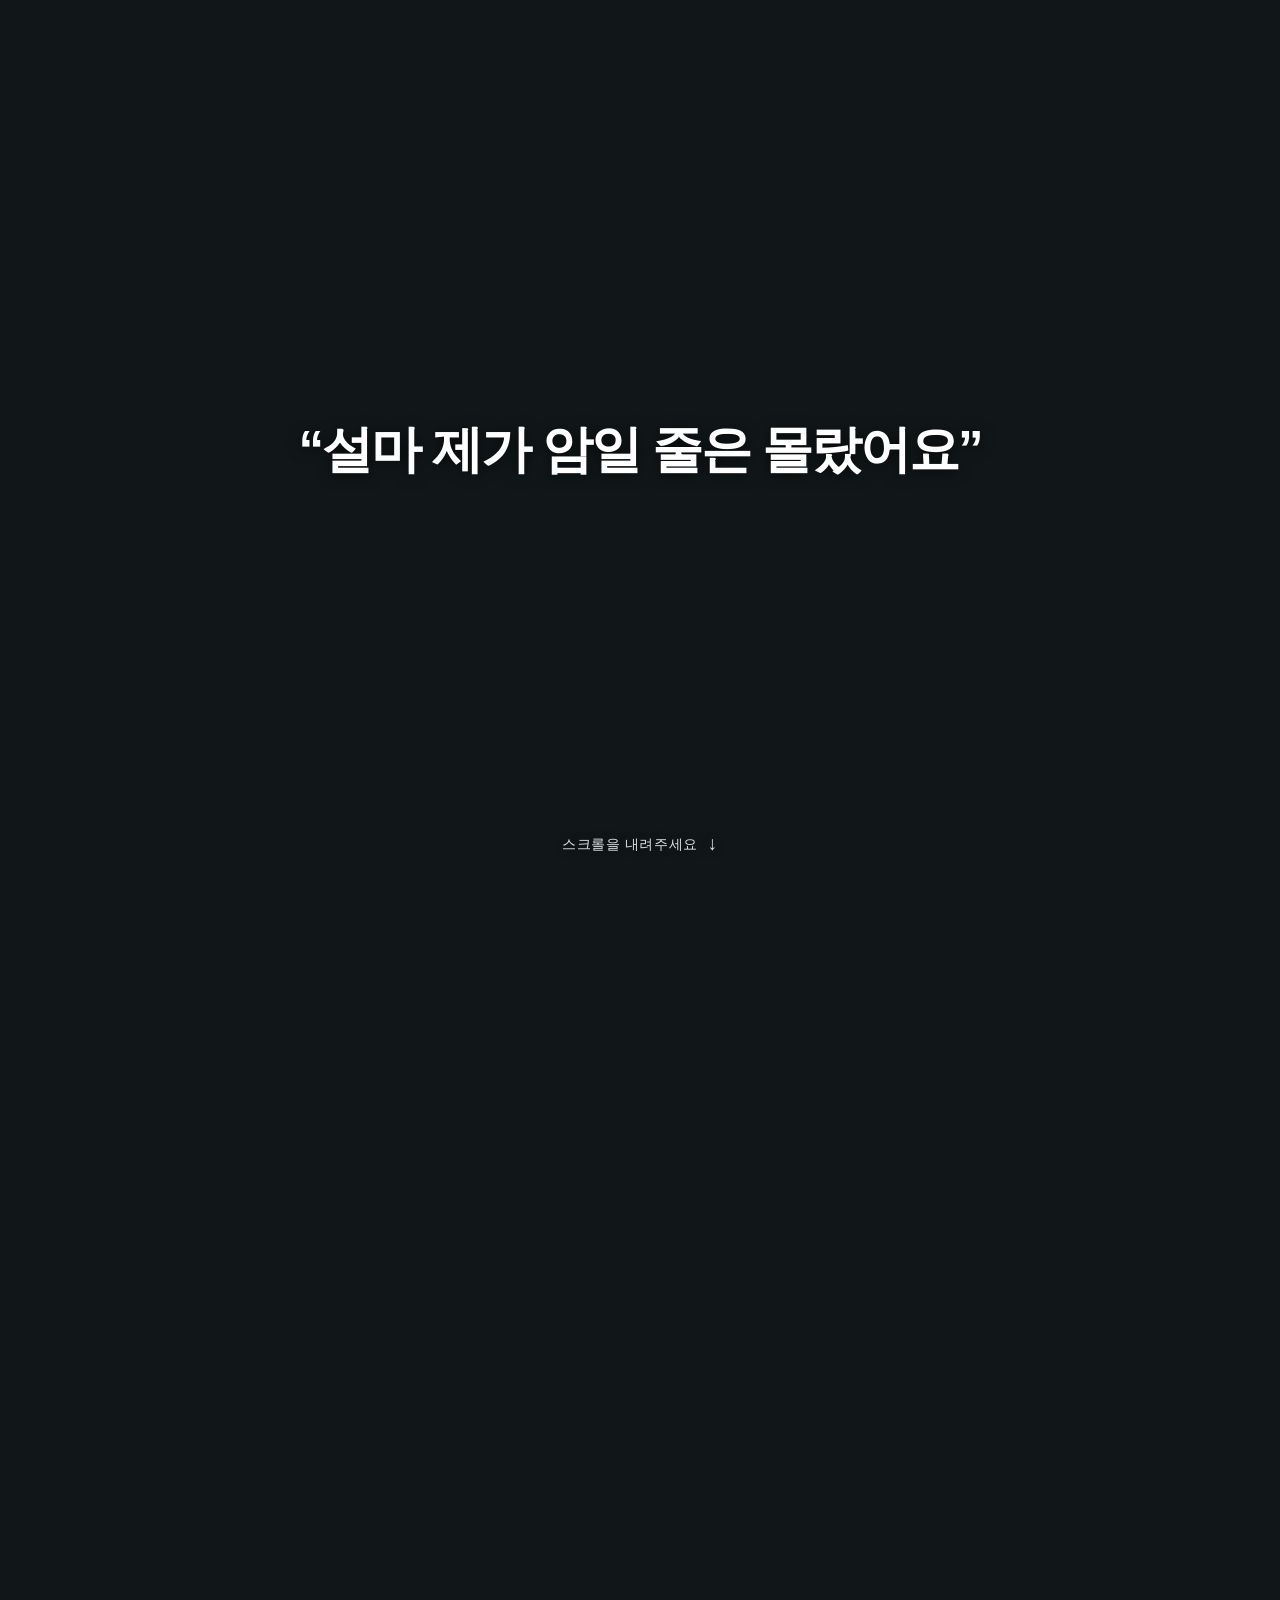
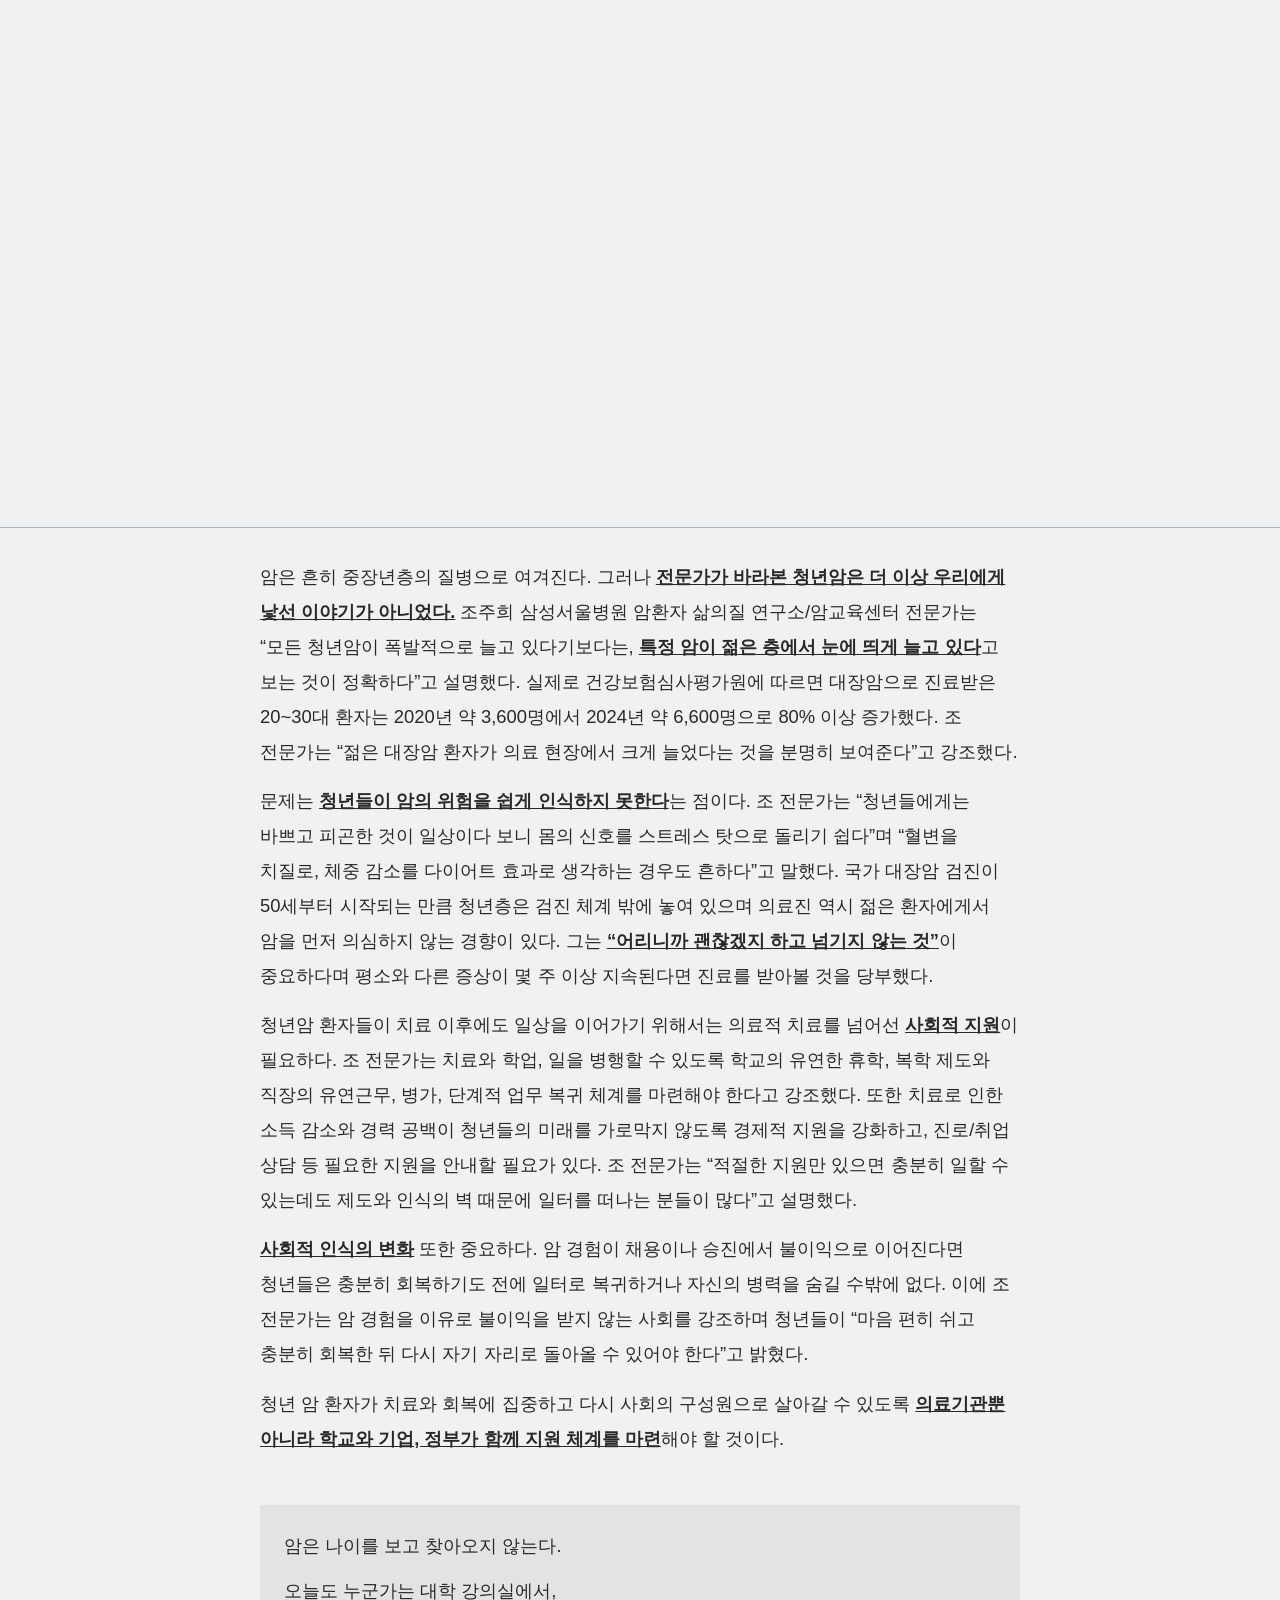
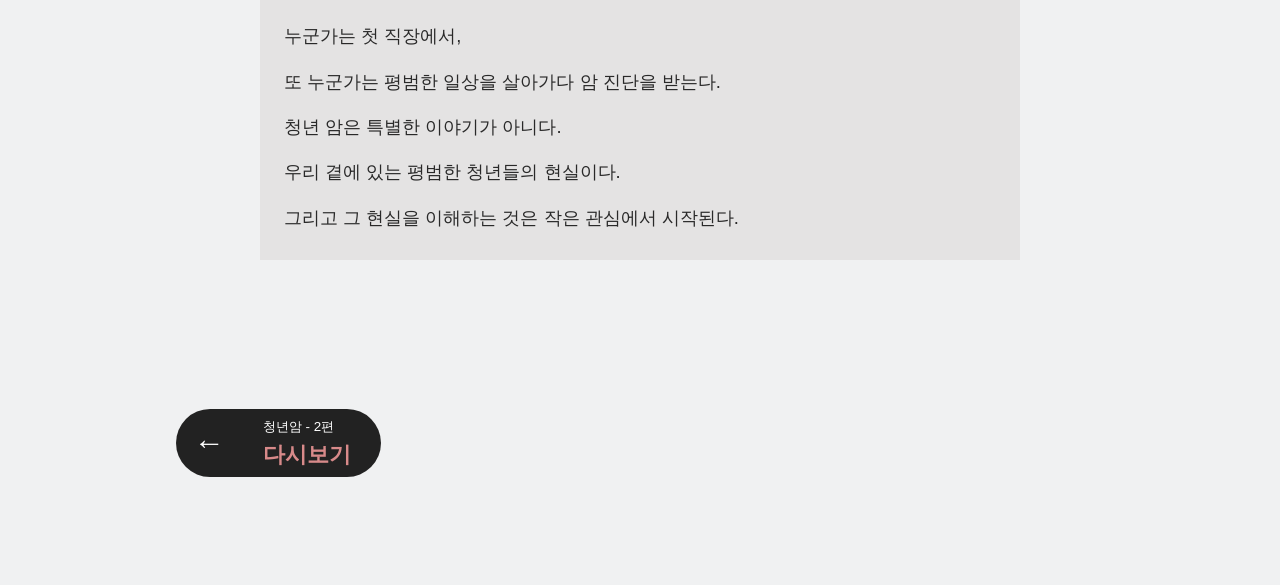
<file: article-3.html>
<!DOCTYPE html>
<html lang="ko">
<head>
  <meta charset="UTF-8" />
  <meta name="viewport" content="width=device-width, initial-scale=1.0" />
  <meta name="theme-color" content="#111719" />
  <title>3편: 암은 노인만의 병이 아니었다 - 청년암</title>
  <link rel="stylesheet" href="./style.css" />
  <script src="./article-3.js" defer></script>
</head>
<body class="article3-page">
  <main>
    <section class="article3-story" aria-label="청년 암 환자들의 이야기">
      <div class="article3-video">
        <video
          class="article3-video-player"
          src="./article-3-night-timelapse.mp4"
          autoplay
          muted
          loop
          playsinline
          preload="metadata"
          aria-label="도시의 야경 타임랩스"
        ></video>
        <span class="article3-scroll-hint">스크롤을 내려주세요 <span aria-hidden="true">↓</span></span>
      </div>
      <div class="article3-quote-sequence">
        <section class="article3-quote-scene" aria-label="첫 번째 문장">
          <blockquote class="article3-quote">“설마 제가 암일 줄은 몰랐어요”</blockquote>
        </section>
        <section class="article3-quote-scene" aria-label="두 번째 문장">
          <blockquote class="article3-quote">“친구들은 취준을 하는데, 저는 항암을 했습니다”</blockquote>
        </section>
        <section class="article3-quote-scene" aria-label="세 번째 문장">
          <blockquote class="article3-quote">“젊다고 안 걸리는 게 아니더라구요”</blockquote>
        </section>
        <section class="article3-quote-scene" aria-label="네 번째 문장">
          <blockquote class="article3-quote">“처음에는 그냥 감기라고 생각했어요”</blockquote>
        </section>
        <section class="article3-quote-scene" aria-label="다섯 번째 문장">
          <blockquote class="article3-quote">“제 삶이 한 순간에 폐허가 된 것 같았어요”</blockquote>
        </section>
        <section class="article3-quote-scene article3-pause" aria-label="잠시 멈춤">
          <span class="article3-ellipsis" aria-hidden="true">· · ·</span>
        </section>
        <section class="article3-quote-scene article3-conclusion" aria-label="암은 노인만의 병이 아니었다.">
          <h1 class="article3-conclusion-text">암은 노인만의 병이 아니었다.</h1>
        </section>
      </div>
    </section>
    <section class="daeji-section article3-cover-section">
      <img class="daeji-image" src="./article-3-cover.png" alt="3편 청년 암, 우리가 놓치고 있던 이야기 표지" />
      <aside class="editor-note">
        <div class="editor-note-header">
          <span class="editor-note-label">편집자주</span>
          <strong class="editor-note-title">조용한 불청객 청년암, 더 이상 젊음이 암을 지켜주지 않는다</strong>
        </div>
        <div class="editor-note-body">
          <p>20·30대 청년층 사이에서 암 발생률이 꾸준히 증가하고 있다. 암은 더 이상 중장년층만의 질병이 아니다. 학업과 취업, 사회생활로 가장 치열하게 살아가는 시기에 청년은 '젊으니까 괜찮다'는 믿음 속에 몸이 보내는 이상 신호를 지나치고, 병원을 찾는 일조차 뒤로 미룬다.</p>
          <p>청년들은 바쁜 일상을 버텨내기 위해 쉼을 포기한다. 과도한 노동과 만성적인 수면 부족, 불규칙한 생활은 어느새 당연한 삶의 방식이 됐다. 건강을 잃으면서까지 버텨야 하는 현실은 개인의 선택이 아니라 청년 세대가 마주한 구조적 문제와 맞닿아 있다.</p>
          <p>&lt;대학알리&gt;는 이러한 청년 암의 현실을 조명했다. 실제 청년 암 환자들의 투병기를 따라가며 발병 원인을 다각도로 분석하고, 건강을 위협하면서도 쉬지 못하는 청년들의 삶을 들여다본다.</p>
          <p>우리는 왜 몸이 보내는 경고를 무시한 채 살아가고 있을까. 청년 암은 청년들이 살아가는 사회를 비추는 또 하나의 경고일지 모른다.</p>
        </div>
      </aside>
    </section>
    <section class="article-content article3-content" aria-label="청년암 전문가 인터뷰와 기사 본문">
      <article class="article-block">
        <p>암은 흔히 중장년층의 질병으로 여겨진다. 그러나 <strong><u>전문가가 바라본 청년암은 더 이상 우리에게 낯선 이야기가 아니었다.</u></strong> 조주희 삼성서울병원 암환자 삶의질 연구소/암교육센터 전문가는 “모든 청년암이 폭발적으로 늘고 있다기보다는, <strong><u>특정 암이 젊은 층에서 눈에 띄게 늘고 있다</u></strong>고 보는 것이 정확하다”고 설명했다. 실제로 건강보험심사평가원에 따르면 대장암으로 진료받은 20~30대 환자는 2020년 약 3,600명에서 2024년 약 6,600명으로 80% 이상 증가했다. 조 전문가는 “젊은 대장암 환자가 의료 현장에서 크게 늘었다는 것을 분명히 보여준다”고 강조했다.</p>
      </article>
      <article class="article-block">
        <p>문제는 <strong><u>청년들이 암의 위험을 쉽게 인식하지 못한다</u></strong>는 점이다. 조 전문가는 “청년들에게는 바쁘고 피곤한 것이 일상이다 보니 몸의 신호를 스트레스 탓으로 돌리기 쉽다”며 “혈변을 치질로, 체중 감소를 다이어트 효과로 생각하는 경우도 흔하다”고 말했다. 국가 대장암 검진이 50세부터 시작되는 만큼 청년층은 검진 체계 밖에 놓여 있으며 의료진 역시 젊은 환자에게서 암을 먼저 의심하지 않는 경향이 있다. 그는 <strong><u>“어리니까 괜찮겠지 하고 넘기지 않는 것”</u></strong>이 중요하다며 평소와 다른 증상이 몇 주 이상 지속된다면 진료를 받아볼 것을 당부했다.</p>
      </article>
      <article class="article-block">
        <p>청년암 환자들이 치료 이후에도 일상을 이어가기 위해서는 의료적 치료를 넘어선 <strong><u>사회적 지원</u></strong>이 필요하다. 조 전문가는 치료와 학업, 일을 병행할 수 있도록 학교의 유연한 휴학, 복학 제도와 직장의 유연근무, 병가, 단계적 업무 복귀 체계를 마련해야 한다고 강조했다. 또한 치료로 인한 소득 감소와 경력 공백이 청년들의 미래를 가로막지 않도록 경제적 지원을 강화하고, 진로/취업 상담 등 필요한 지원을 안내할 필요가 있다. 조 전문가는 “적절한 지원만 있으면 충분히 일할 수 있는데도 제도와 인식의 벽 때문에 일터를 떠나는 분들이 많다”고 설명했다.</p>
      </article>
      <article class="article-block">
        <p><strong><u>사회적 인식의 변화</u></strong> 또한 중요하다. 암 경험이 채용이나 승진에서 불이익으로 이어진다면 청년들은 충분히 회복하기도 전에 일터로 복귀하거나 자신의 병력을 숨길 수밖에 없다. 이에 조 전문가는 암 경험을 이유로 불이익을 받지 않는 사회를 강조하며 청년들이 “마음 편히 쉬고 충분히 회복한 뒤 다시 자기 자리로 돌아올 수 있어야 한다”고 밝혔다.</p>
      </article>
      <article class="article-block">
        <p>청년 암 환자가 치료와 회복에 집중하고 다시 사회의 구성원으로 살아갈 수 있도록 <strong><u>의료기관뿐 아니라 학교와 기업, 정부가 함께 지원 체계를 마련</u></strong>해야 할 것이다.</p>
      </article>
      <div class="article-block article3-ending">
        <p>암은 나이를 보고 찾아오지 않는다.</p>
        <p>오늘도 누군가는 대학 강의실에서,</p>
        <p>누군가는 첫 직장에서,</p>
        <p>또 누군가는 평범한 일상을 살아가다 암 진단을 받는다.</p>
        <p>청년 암은 특별한 이야기가 아니다.</p>
        <p>우리 곁에 있는 평범한 청년들의 현실이다.</p>
        <p>그리고 그 현실을 이해하는 것은 작은 관심에서 시작된다.</p>
      </div>
    </section>
  </main>
  <section class="article-next" aria-label="이전 기사">
    <a class="article-next-link article-next-link-prev" href="./article-2.html">
      <span class="article-next-arrow" aria-hidden="true">←</span>
      <span class="article-next-text">
        <span class="article-next-eyebrow">청년암 - 2편</span>
        <strong class="article-next-title">다시보기</strong>
      </span>
    </a>
  </section>
</body>
</html>
</file>
<file: style.css>
* {
  box-sizing: border-box;
  margin: 0;
  padding: 0;
}

html {
  scroll-behavior: smooth;
}

body {
  background-color: #0f1c19;
  color: #111111;
  font-family: 'Pretendard', -apple-system, BlinkMacSystemFont, sans-serif;
  overflow-x: hidden;
  transition: background-color 0.55s ease;
}

body.article-reading {
  background-color: #f0f1f2;
}

.bg-container {
  position: fixed;
  inset: 0;
  z-index: 1;
  width: 100vw;
  height: 100vh;
  opacity: 1;
  transition:
    opacity 0.55s ease,
    visibility 0s linear 0.55s;
}

.bg-layer {
  position: absolute;
  inset: 0;
  width: 100%;
  height: 100%;
  object-fit: cover;
  transition: opacity 0.65s ease;
}

.bg-cover {
  z-index: 1;
  opacity: 1;
}

.bg-main {
  z-index: 2;
  opacity: 0;
}

body.story-mode .bg-cover {
  opacity: 0;
}

body.story-mode .bg-main {
  opacity: 1;
}

body.article-reading .bg-container {
  opacity: 0;
  visibility: hidden;
}

#ecgCanvas {
  position: absolute;
  inset: 0;
  z-index: 3;
  width: 100%;
  height: 100%;
  pointer-events: none;
  opacity: 1;
  transition: opacity 0.5s ease;
}

body.intro-ended #ecgCanvas,
body.article-reading #ecgCanvas {
  opacity: 0;
}

.content-container {
  position: relative;
  z-index: 4;
  width: 100%;
}

.cover-section {
  display: flex;
  height: 100vh;
  align-items: flex-end;
  justify-content: center;
  padding-bottom: 40px;
}

.scroll-arrow {
  color: #ffffff;
  font-size: 0.95rem;
  letter-spacing: -0.5px;
  text-shadow: 0 2px 6px rgba(0, 0, 0, 0.8);
  animation: bounce 1.5s infinite;
}

@keyframes bounce {
  0%,
  100% {
    transform: translateY(0);
  }

  50% {
    transform: translateY(10px);
  }
}

.story-section {
  position: relative;
  padding-top: 0;
  padding-bottom: 8vh;
}

.intro-section {
  padding: 0;
}

.webtoon-box {
  display: flex;
  width: 100%;
  min-height: 100vh;
  min-height: 100svh;
  margin: 0;
  padding: 24px;
  align-items: center;
  justify-content: center;
  background: transparent;
  text-align: center;
  opacity: 0;
  transform: translateY(30px);
  transition:
    opacity 0.65s ease,
    transform 0.65s ease;
}

.webtoon-box p {
  width: min(78vw, 720px);
  padding: 26px 30px;
  background: rgba(255, 255, 255, 0.96);
  box-shadow: 0 18px 42px rgba(0, 0, 0, 0.18);
  color: #111111;
  font-size: clamp(1.15rem, 2vw, 1.8rem);
  font-weight: 700;
  line-height: 1.6;
  word-break: keep-all;
}

.webtoon-box.active {
  opacity: 1;
  transform: translateY(0);
}

.webtoon-box-emphasis p {
  color: #b84a4a;
}

.daeji-section {
  position: relative;
  width: 100vw;
  height: auto;
  margin: 0 0 8vh calc(50% - 50vw);
  overflow: visible;
  background: #e4e3e3;
  opacity: 0;
  transform: translateY(30px);
  transition:
    opacity 0.8s ease,
    transform 0.8s ease;
}

.daeji-section.active {
  opacity: 1;
  transform: translateY(0);
}

.daeji-image {
  display: block;
  width: 100%;
  height: auto;
  aspect-ratio: 16 / 9;
  object-fit: cover;
}

.editor-note {
  position: relative;
  display: flex;
  flex-direction: column;
  width: min(58%, 900px);
  min-height: 320px;
  margin: -112px 3% 0 auto;
  background: #e4e3e3;
  opacity: 0;
  transform: translateY(28px);
  transition:
    opacity 0.75s ease,
    transform 0.75s ease;
}

.editor-note.active {
  opacity: 1;
  transform: translateY(0);
}

.editor-note-header {
  display: flex;
  flex: 0 0 auto;
  align-items: stretch;
}

.editor-note-label {
  display: flex;
  flex: 0 0 auto;
  align-items: center;
  padding: 10px 14px;
  background: #e4e3e3;
  color: #111111;
  font-size: clamp(0.95rem, 1.3vw, 1.1rem);
  font-style: italic;
  font-weight: 800;
  white-space: nowrap;
}

.editor-note-title {
  display: flex;
  flex: 1;
  align-items: center;
  padding: 10px 16px;
  background: #111111;
  color: #ffffff;
  font-size: clamp(0.95rem, 1.5vw, 1.25rem);
  font-weight: 800;
  line-height: 1.5;
  word-break: keep-all;
}

.editor-note-body {
  flex: 1;
  min-height: 0;
  overflow-y: auto;
  padding: clamp(12px, 2vw, 24px);
  background: #e4e3e3;
}

.editor-note-body p {
  color: #222222;
  font-size: clamp(0.95rem, 1.25vw, 1.1rem);
  font-style: italic;
  font-weight: 500;
  line-height: 1.7;
  word-break: keep-all;
}

.editor-note-body p + p {
  margin-top: 1.15rem;
}

.article-content {
  width: 100%;
  padding: 8vh 24px 15vh;
  background: #f0f1f2;
}

.article-page .daeji-section {
  margin-bottom: 0;
}

.article-page .article-content {
  padding-top: 0;
}

.article-next {
  width: min(100%, 960px);
  margin: 0 auto;
  padding: 0 16px 12vh;
  background: #f0f1f2;
}

.article-next-link {
  display: flex;
  width: clamp(190px, 16vw, 260px);
  max-width: 100%;
  aspect-ratio: 3 / 1;
  margin: 0 0 0 auto;
  overflow: hidden;
  align-items: center;
  justify-content: space-between;
  gap: 12px;
  padding: 10px 18px 10px 30px;
  border-radius: 100px;
  background: #222222;
  color: #ffffff;
  text-decoration: none;
  transition:
    transform 0.2s ease,
    background-color 0.2s ease;
}

.article-next-link:hover {
  transform: translateY(-3px);
  background: #343434;
}

.article-next-link:focus-visible {
  outline: 3px solid #879aa4;
  outline-offset: 4px;
}

.article-next-pair {
  display: flex;
  justify-content: space-between;
  gap: 24px;
}

.article-next-link-prev {
  margin-right: auto;
  margin-left: 0;
  padding-right: 30px;
  padding-left: 18px;
}

.article-next-text {
  display: flex;
  min-width: 0;
  flex-direction: column;
  gap: 5px;
  text-align: right;
}

.article-next-link-prev .article-next-text {
  text-align: left;
}

.article-next-link-prev .article-next-title {
  color: #d88a8a;
}

.article-next-eyebrow {
  color: #ffffff;
  font-size: clamp(0.8rem, 1.05vw, 0.9rem);
  word-break: keep-all;
}

.article-next-title {
  color: #a7b5bb;
  font-size: clamp(1.1rem, 1.7vw, 1.4rem);
  line-height: 1.25;
}

.article-next-arrow {
  flex: 0 0 auto;
  color: #ffffff;
  font-size: clamp(1.8rem, 2.4vw, 2.2rem);
  line-height: 1;
}

.article-page {
  min-height: 100vh;
  background: #f0f1f2;
}

.article-page-main {
  width: 100%;
  margin: 0 auto;
  padding: 0;
}

.article-page-back {
  display: inline-flex;
  margin-bottom: 2rem;
  color: #4c5960;
  font-size: 0.95rem;
  text-decoration-thickness: 1px;
  text-underline-offset: 4px;
}

.article3-page {
  background: #f0f1f2;
  color: #222222;
}

.article3-story {
  position: relative;
  background: #111719;
}

.article3-video {
  position: sticky;
  top: 0;
  z-index: 0;
  display: grid;
  min-height: 100vh;
  min-height: 100svh;
  margin-bottom: -100vh;
  margin-bottom: -100svh;
  place-items: center;
  overflow: hidden;
  background: #111719;
}

.article3-video-player {
  display: block;
  width: 100%;
  height: 100vh;
  height: 100svh;
  object-fit: cover;
}

.article3-scroll-hint {
  position: absolute;
  bottom: clamp(24px, 5vh, 52px);
  left: 50%;
  display: flex;
  align-items: center;
  gap: 10px;
  color: rgba(255, 255, 255, 0.86);
  font-size: 0.9rem;
  letter-spacing: 0.04em;
  text-shadow: 0 1px 8px rgba(0, 0, 0, 0.7);
  transform: translateX(-50%);
  transition: opacity 0.4s ease;
}

.article3-story.has-scrolled .article3-scroll-hint {
  opacity: 0;
}

.article3-scroll-hint span {
  font-size: 1.2rem;
}

.article3-quote-sequence {
  position: relative;
  z-index: 1;
  background: transparent;
}

.article3-quote-scene {
  display: flex;
  min-height: 100vh;
  min-height: 100svh;
  padding: 24px;
  align-items: center;
  justify-content: center;
  pointer-events: none;
  opacity: 0;
  transform: translateY(30px);
  transition:
    opacity 0.65s ease,
    transform 0.65s ease;
}

.article3-quote-scene.active {
  opacity: 1;
  transform: translateY(0);
}

.article3-quote {
  width: min(90vw, 1000px);
  margin: 0;
  color: #ffffff;
  font-size: clamp(1.7rem, 4vw, 3.4rem);
  font-weight: 700;
  line-height: 1.55;
  letter-spacing: -0.04em;
  text-align: center;
  text-shadow: 0 2px 14px rgba(0, 0, 0, 0.75);
  word-break: keep-all;
}

.article3-pause {
  min-height: 55vh;
  min-height: 55svh;
}

.article3-conclusion {
  min-height: 100vh;
  min-height: 100svh;
}

.article3-ellipsis {
  color: #ffffff;
  font-size: 2rem;
  letter-spacing: 0.25em;
  text-shadow: 0 2px 14px rgba(0, 0, 0, 0.75);
}

.article3-conclusion-text {
  width: min(90vw, 1000px);
  margin: 0;
  font-size: clamp(2rem, 5vw, 4.5rem);
  font-weight: 900;
  line-height: 1.4;
  letter-spacing: -0.05em;
  text-align: center;
  word-break: keep-all;
}

.article3-conclusion.active .article3-conclusion-text {
  color: #d95760;
  text-shadow: 0 1px 12px rgba(0, 0, 0, 0.45);
}

.article3-content {
  border-top: 1px solid #aeb3b7;
  padding-top: 2rem;
}

.article3-cover-section {
  margin-bottom: 0;
}

.article3-ending {
  margin-top: 3rem;
  padding: 1.5rem;
  background: #e4e3e3;
}

.article3-ending p + p {
  margin-top: 0.65rem;
}

.article3-cover-section::before {
  position: absolute;
  z-index: 1;
  top: 0;
  right: 0;
  left: 0;
  height: clamp(120px, 22vh, 260px);
  background: linear-gradient(
    to bottom,
    rgba(17, 23, 25, 0.82) 0%,
    rgba(17, 23, 25, 0.42) 38%,
    rgba(17, 23, 25, 0) 100%
  );
  content: "";
  pointer-events: none;
}

.article3-cover-section .editor-note {
  z-index: 2;
}

.article-story-nav {
  position: sticky;
  top: 0;
  z-index: 20;
  display: flex;
  width: 100vw;
  min-height: 76px;
  margin: 0 calc(50% - 50vw) 3.5rem;
  padding: 8px max(24px, calc((100vw - 1060px) / 2));
  overflow-x: auto;
  align-items: center;
  justify-content: center;
  gap: clamp(16px, 2.5vw, 36px);
  border-bottom: 1px solid #d5d5d5;
  background: rgba(255, 255, 255, 0.96);
  box-shadow: 0 3px 12px rgba(0, 0, 0, 0.06);
  scrollbar-width: none;
  opacity: 0;
  visibility: hidden;
  pointer-events: none;
  transform: translateY(-10px);
  transition:
    opacity 0.4s ease,
    transform 0.4s ease,
    visibility 0.4s;
}

.article-story-nav.is-pinned {
  opacity: 1;
  visibility: visible;
  pointer-events: auto;
  transform: translateY(0);
}

.article-story-nav::-webkit-scrollbar {
  display: none;
}

.article-story-tab {
  display: inline-flex;
  min-height: 56px;
  flex: 0 0 auto;
  align-items: center;
  gap: 4px;
  color: #a4a4a4;
  font-size: clamp(1.05rem, 1.55vw, 1.3rem);
  font-weight: 500;
  text-decoration: none;
  transition: color 0.2s ease;
}

.article-story-tab img {
  width: 72px;
  height: 54px;
  flex: 0 0 auto;
  object-fit: contain;
}

.article-story-tab.is-active {
  color: #222222;
  font-weight: 800;
}

.article-story-tab:focus-visible {
  border-radius: 4px;
  outline: 2px solid #555555;
  outline-offset: 4px;
}

.article-heading,
.article-block,
.article-quote,
.article-photo,
.chart-card {
  width: min(100%, 760px);
  margin-right: auto;
  margin-left: auto;
}

.article-heading {
  margin-top: 3.5rem;
  margin-bottom: 1.7rem;
  color: #222222;
  font-size: clamp(1.2rem, 2vw, 1.5rem);
  font-weight: 800;
  font-style: normal;
  line-height: 1.6;
  letter-spacing: -0.035em;
  word-break: keep-all;
}

.article-heading.article-story-start {
  margin-top: 12rem;
  margin-bottom: 2.2rem;
  padding: 0 0 1.25rem;
  border-bottom: 1px solid #aeb3b7;
  scroll-margin-top: 112px;
  color: #245b3a;
  font-family: 'Pretendard', -apple-system, BlinkMacSystemFont, sans-serif;
  font-weight: 900;
}

.article-block {
  margin-bottom: 0.9rem;
}

.article-block p {
  color: #292929;
  font-size: clamp(1rem, 1.45vw, 1.15rem);
  font-weight: 400;
  line-height: 1.9;
  word-break: keep-all;
}

.article-quote {
  position: relative;
  width: min(100%, 760px);
  margin-top: 3rem;
  margin-bottom: 4rem;
  padding: 2rem clamp(1.25rem, 5vw, 3rem);
  border: 1px solid #c9c9c9;
  color: #76504c;
  font-size: clamp(1rem, 1.45vw, 1.15rem);
  font-weight: 500;
  line-height: 1.8;
  text-align: center;
  word-break: keep-all;
}

.article-quote::before,
.article-quote::after {
  position: absolute;
  color: #c9c9c9;
  font-family: Georgia, serif;
  font-size: 4.5rem;
  font-weight: 700;
  line-height: 1;
}

.article-quote::before {
  content: "“";
  top: -1.5rem;
  left: 0;
}

.article-quote::after {
  content: "”";
  right: 0;
  bottom: -3.5rem;
}

.article-photo {
  width: min(100%, 760px);
  margin: 2rem auto;
}

.article-photo img {
  display: block;
  width: 100%;
  margin: 0 auto;
  height: auto;
}

.article-photo.is-reveal-pending {
  opacity: 0;
  transform: translateY(16px);
  transition:
    opacity 0.9s cubic-bezier(0.22, 1, 0.36, 1),
    transform 0.9s cubic-bezier(0.22, 1, 0.36, 1);
}

.article-photo.is-reveal-visible {
  opacity: 1;
  transform: translateY(0);
}

.article-photo figcaption {
  margin-top: 0.45rem;
  color: #555555;
  font-size: 0.8rem;
  line-height: 1.5;
  text-align: left;
}

.chart-card {
  display: block;
  margin-top: 2rem;
  margin-bottom: 2.4rem;
  padding: 8px;
  border: 2px solid #111111;
  background: #f0f1f2;
}

.chart-image {
  display: block;
  width: 100%;
  height: auto;
  background: #f0f1f2;
  mix-blend-mode: multiply;
}

.spacer {
  height: 10vh;
}

@media (max-width: 640px) {
  .webtoon-box {
    min-height: 100vh;
    min-height: 100svh;
    padding: 18px;
  }

  .webtoon-box p {
    width: 100%;
    padding: 20px 18px;
  }

  .daeji-section {
    width: 100vw;
    height: auto;
    min-height: 0;
    margin: 0 0 6vh calc(50% - 50vw);
    overflow: visible;
  }

  .daeji-image {
    width: 100%;
    height: auto;
    aspect-ratio: 16 / 9;
    object-fit: cover;
  }

  .editor-note {
    width: calc(100% - 32px);
    max-height: none;
    margin: -52px auto 0;
    box-shadow: 0 10px 28px rgba(0, 0, 0, 0.16);
  }

  .editor-note-header {
    display: flex;
  }

  .editor-note-label {
    padding: 12px;
  }

  .editor-note-title {
    padding: 12px;
  }

  .editor-note-body {
    overflow: visible;
    padding: 18px 20px 22px;
  }

  .editor-note-body p {
    font-size: 1rem;
  }

  .article-content {
    padding: 7vh 22px 12vh;
  }

  .article-next {
    width: 100%;
    padding: 0 22px 10vh;
  }

  .article-next-link {
    width: min(220px, 70vw);
    gap: 10px;
    padding: 8px 16px 8px 24px;
  }

  .article-next-pair {
    gap: 12px;
  }

  .article-next-pair .article-next-link {
    width: calc(50% - 6px);
    aspect-ratio: auto;
    min-height: 74px;
    padding: 8px 10px;
  }

  .article-next-pair .article-next-eyebrow {
    font-size: 0.7rem;
  }

  .article-next-pair .article-next-title {
    font-size: 1rem;
  }

  .article-next-arrow {
    font-size: 2rem;
  }

  .article-page-main {
    padding: 0;
  }

  .article-heading {
    margin-top: 2.8rem;
  }

  .article-story-nav {
    min-height: 66px;
    margin-bottom: 2.8rem;
    padding: 6px 18px;
    justify-content: flex-start;
    gap: 22px;
  }

  .article-story-tab {
    gap: 3px;
    font-size: 1rem;
  }

  .article-story-tab img {
    width: 62px;
    height: 46px;
  }

  .article-heading.article-story-start {
    scroll-margin-top: 96px;
  }

  .chart-card {
    padding: 5px;
    border-width: 2px;
  }
}

@media (prefers-reduced-motion: reduce) {
  html {
    scroll-behavior: auto;
  }

  *,
  *::before,
  *::after {
    animation-duration: 0.01ms !important;
    transition-duration: 0.01ms !important;
  }
}
</file>
